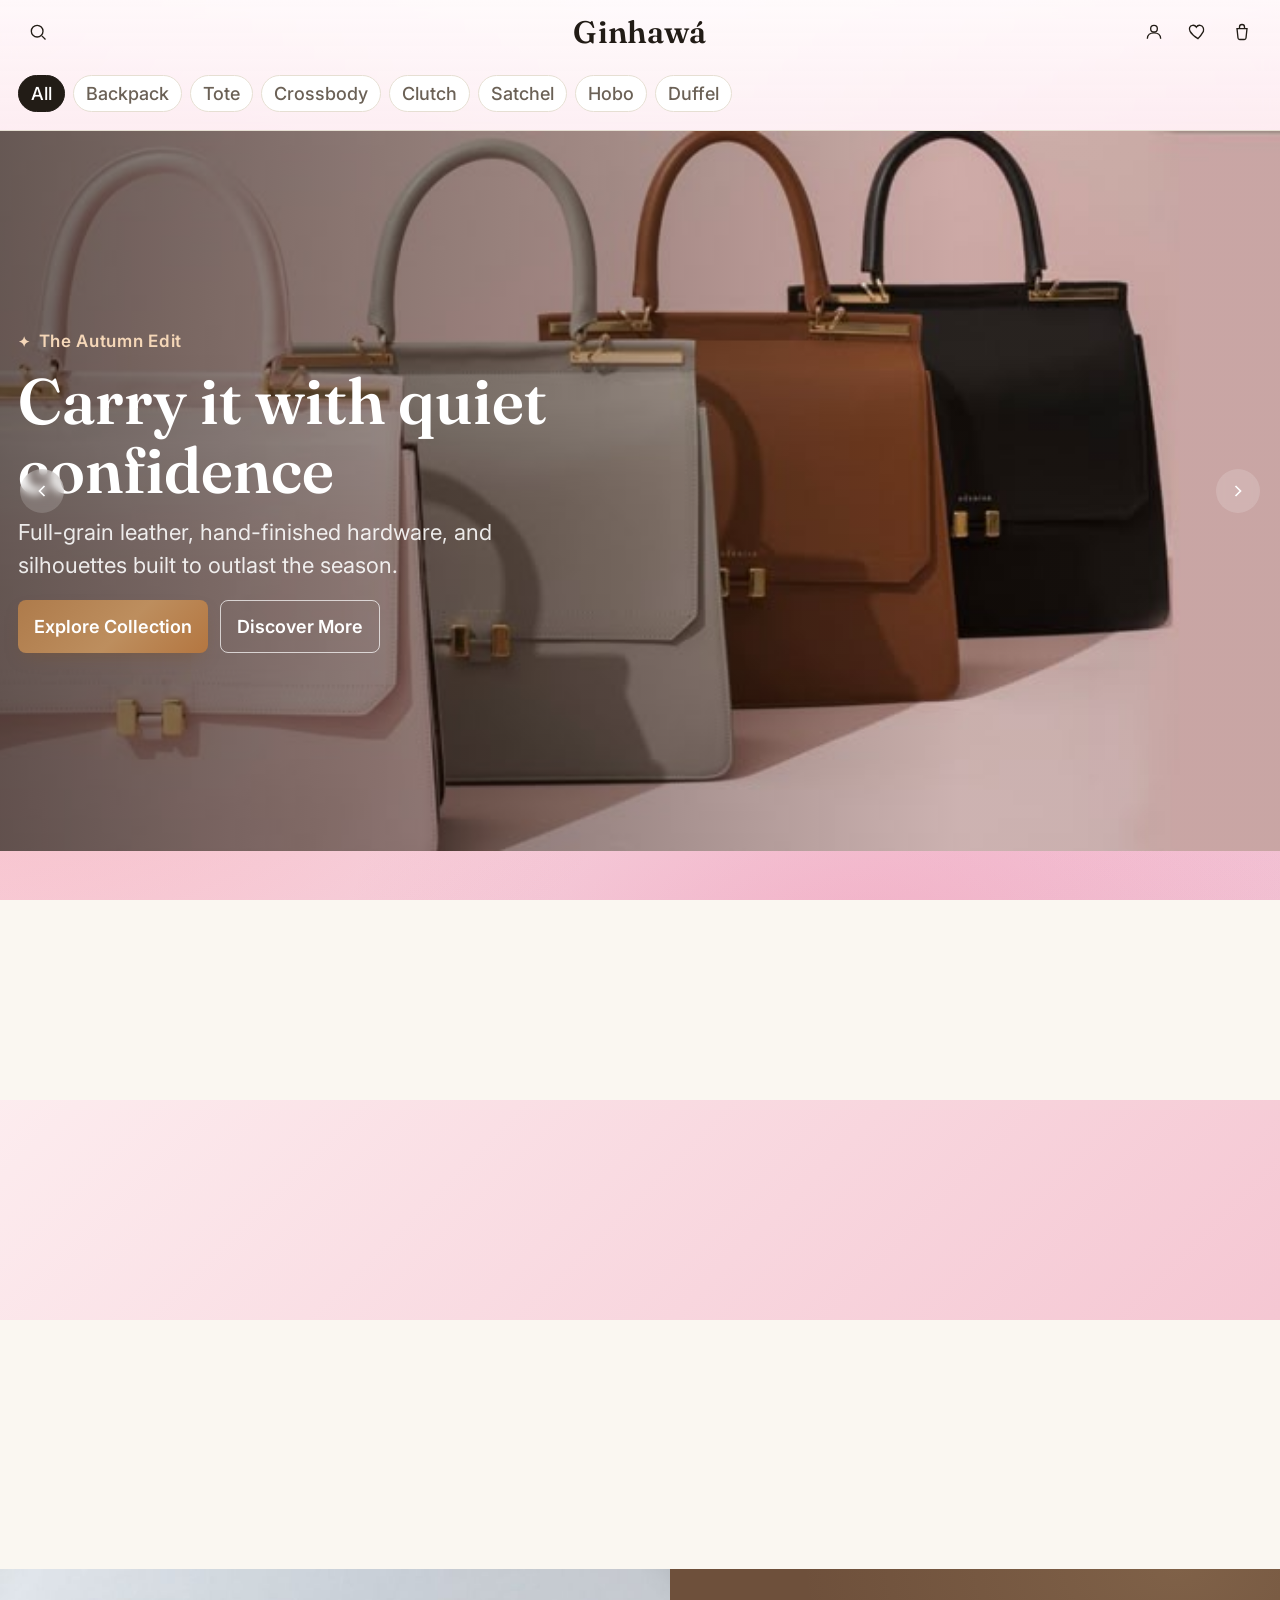
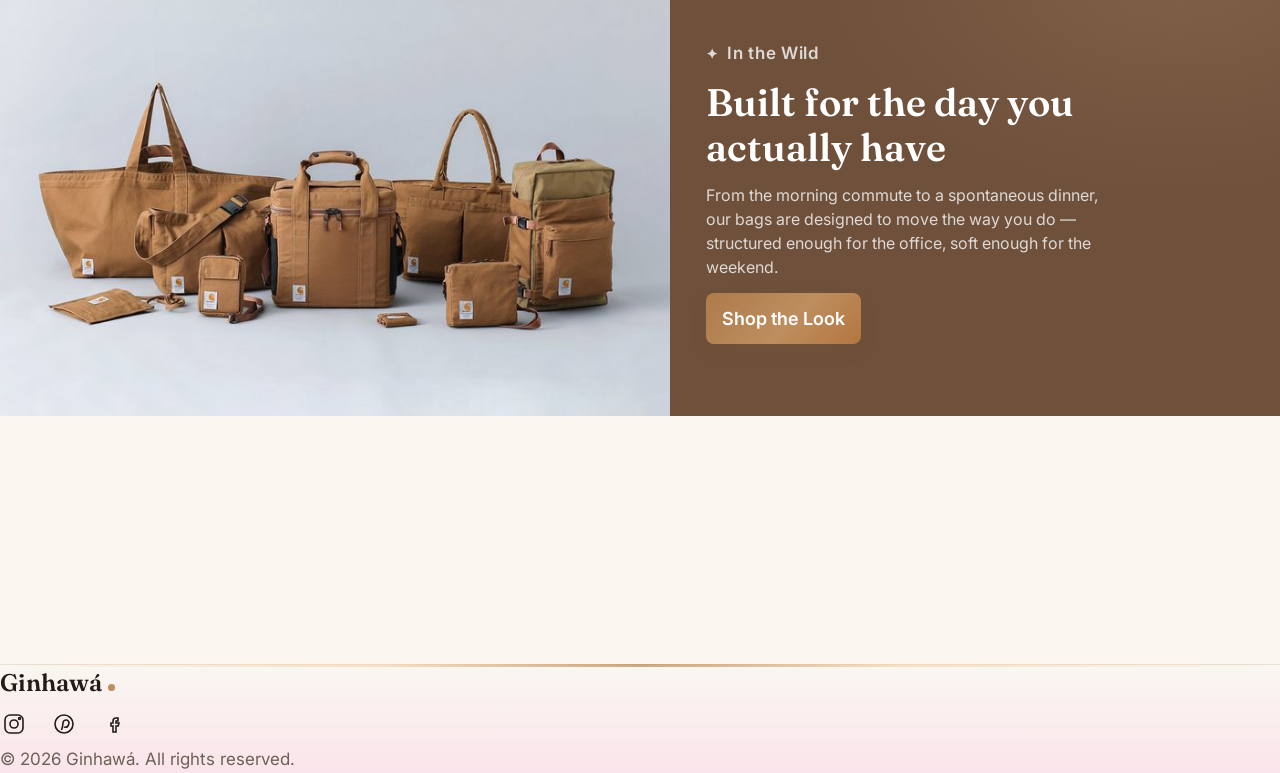
<file: Index.html>
<!DOCTYPE html>
<html lang="en">
<head>
  <meta charset="UTF-8" />
  <meta name="viewport" content="width=device-width, initial-scale=1.0" />
  <title>Ginhawá — Premium Bags</title>

  <!-- Google Fonts: Fraunces for headings/brand, Inter for UI & body -->
  <link rel="preconnect" href="https://fonts.googleapis.com">
  <link rel="preconnect" href="https://fonts.gstatic.com" crossorigin>
  <link href="https://fonts.googleapis.com/css2?family=Fraunces:opsz,wght@9..144,400;9..144,500;9..144,600;9..144,700&family=Inter:wght@400;500;600;700&display=swap" rel="stylesheet">

  <link rel="stylesheet" href="Style.css" />
</head>
<body>

  <!-- Toast notifications (success / error messages) -->
  <div class="toast-container" id="toastContainer" aria-live="polite" aria-atomic="true"></div>

  <!-- =========================================================
       HEADER — persistent across every view
       ========================================================= -->
  <header class="site-header" id="siteHeader">
    <div class="header-inner">

      <div class="header-side header-left">
        <button class="icon-btn search-gap" id="searchToggleBtn" aria-label="Search" aria-expanded="false" aria-controls="searchBar">
          <svg viewBox="0 0 24 24" fill="none" stroke="currentColor" stroke-width="1.6"><circle cx="11" cy="11" r="7"/><line x1="21" y1="21" x2="16.65" y2="16.65"/></svg>
        </button>
      </div>

      <a href="#home" class="brand" id="brandLink" aria-label="Ginhawá">Ginhawá</a>

      <div class="header-side header-right">
        <button class="icon-btn" aria-label="Account" id="accountBtn">
          <svg viewBox="0 0 24 24" fill="none" stroke="currentColor" stroke-width="1.6"><circle cx="12" cy="8" r="4"/><path d="M4 20c0-4.4 3.6-7 8-7s8 2.6 8 7"/></svg>
        </button>
        <button class="icon-btn" aria-label="Wishlist" id="wishlistBtn">
          <svg viewBox="0 0 24 24" fill="none" stroke="currentColor" stroke-width="1.6"><path d="M12 20s-7-4.35-9.5-8.8C.7 8 2 4.5 5.4 4c2-.3 3.7.7 4.6 2.2C10.9 4.7 12.6 3.7 14.6 4c3.4.5 4.7 4 3.9 7.2C16 15.65 12 20 12 20Z"/></svg>
          <span class="badge" id="wishlistCount" data-zero>0</span>
        </button>
        <button class="icon-btn" aria-label="Cart" id="cartBtn">
          <svg viewBox="0 0 24 24" fill="none" stroke="currentColor" stroke-width="1.6"><path d="M6 8h12l-1.2 11.2a2 2 0 0 1-2 1.8H9.2a2 2 0 0 1-2-1.8L6 8Z"/><path d="M9 8V6a3 3 0 0 1 6 0v2"/></svg>
          <span class="badge" id="cartCount" data-zero>0</span>
        </button>
      </div>
    </div>

    <!-- Functional search bar -->
    <div class="search-bar" id="searchBar">
      <div class="search-bar-inner">
        <svg viewBox="0 0 24 24" fill="none" stroke="currentColor" stroke-width="1.6"><circle cx="11" cy="11" r="7"/><line x1="21" y1="21" x2="16.65" y2="16.65"/></svg>
        <input type="text" id="searchInput" placeholder="Search bags, categories, or styles…" aria-label="Search products" />
        <button class="search-clear" id="searchClear" aria-label="Clear search" hidden>&times;</button>
      </div>
      <p class="search-hint" id="searchHint"></p>
    </div>

    <!-- Category navigation — controls the Shop view's filter from anywhere -->
    <nav class="category-nav" aria-label="Bag categories">
      <ul class="category-list" id="categoryList">
        <li><button class="cat-pill is-active" data-category="all">All</button></li>
        <li><button class="cat-pill" data-category="Backpack">Backpack</button></li>
        <li><button class="cat-pill" data-category="Tote">Tote</button></li>
        <li><button class="cat-pill" data-category="Crossbody">Crossbody</button></li>
        <li><button class="cat-pill" data-category="Clutch">Clutch</button></li>
        <li><button class="cat-pill" data-category="Satchel">Satchel</button></li>
        <li><button class="cat-pill" data-category="Hobo">Hobo</button></li>
        <li><button class="cat-pill" data-category="Duffel">Duffel</button></li>
      </ul>
    </nav>
  </header>

  <main>

    <!-- =========================================================
         HOME VIEW — hero, curated showcases (unchanged design)
         ========================================================= -->
    <section class="view is-active" id="view-home">

      <section class="hero" id="hero">
        <div class="hero-slides" id="heroSlides">

          <div class="hero-slide is-active" style="background-image:url('photos/ad.jpg')">
            <div class="hero-overlay"></div>
            <div class="hero-content">
              <p class="hero-kicker">The Autumn Edit</p>
              <h1>Carry it with quiet confidence</h1>
              <p class="hero-copy">Full-grain leather, hand-finished hardware, and silhouettes built to outlast the season.</p>
              <div class="hero-actions">
                <a href="#shop" class="btn btn-primary" data-nav="shop">Explore Collection</a>
                <a href="#lifestyle-anchor" class="btn btn-ghost">Discover More</a>
              </div>
            </div>
          </div>

          <div class="hero-slide" style="background-image:url('photos/ad bp.jpg')">
            <div class="hero-overlay"></div>
            <div class="hero-content">
              <p class="hero-kicker">Everyday Carry</p>
              <h1>Backpacks made for motion</h1>
              <p class="hero-copy">Padded, weatherproof, and cut for city commutes or weekend trails.</p>
              <div class="hero-actions">
                <a href="#shop" class="btn btn-primary" data-nav="shop">Explore Collection</a>
                <a href="#lifestyle-anchor" class="btn btn-ghost">Discover More</a>
              </div>
            </div>
          </div>

          <div class="hero-slide" style="background-image:url('photos/ad duff.jpg')">
            <div class="hero-overlay"></div>
            <div class="hero-content">
              <p class="hero-kicker">Weekend Away</p>
              <h1>Travel light, arrive elegant</h1>
              <p class="hero-copy">Duffels and totes roomy enough for a long weekend, light enough to forget you're carrying them.</p>
              <div class="hero-actions">
                <a href="#shop" class="btn btn-primary" data-nav="shop">Explore Collection</a>
                <a href="#lifestyle-anchor" class="btn btn-ghost">Discover More</a>
              </div>
            </div>
          </div>

        </div>

        <button class="hero-arrow hero-arrow-prev" id="heroPrev" aria-label="Previous slide">
          <svg viewBox="0 0 24 24" fill="none" stroke="currentColor" stroke-width="2"><path d="M15 18l-6-6 6-6"/></svg>
        </button>
        <button class="hero-arrow hero-arrow-next" id="heroNext" aria-label="Next slide">
          <svg viewBox="0 0 24 24" fill="none" stroke="currentColor" stroke-width="2"><path d="M9 18l6-6-6-6"/></svg>
        </button>
        <div class="hero-dots" id="heroDots"></div>
      </section>

      <section class="section" id="featured">
        <div class="section-head">
          <h2>Featured Bags</h2>
          <p>A short list of what we'd carry ourselves this month.</p>
        </div>
        <div class="product-grid" id="featuredGrid"></div>
      </section>

      <section class="section section-muted" id="popular-categories">
        <div class="section-head">
          <h2>Popular Categories</h2>
          <p>Find your shape, then find your favorite.</p>
        </div>
        <div class="category-grid" id="categoryGrid"></div>
      </section>

      <section class="section" id="new-arrivals">
        <div class="section-head">
          <h2>New Arrivals</h2>
          <p>Fresh off the workbench.</p>
        </div>
        <div class="product-grid" id="newArrivalsGrid"></div>
      </section>

      <span id="lifestyle-anchor"></span>
      <section class="lifestyle" id="lifestyle">
        <div class="lifestyle-media">
          <img src="photos/ril.jpg" alt="Model walking with a tan leather tote bag over one shoulder" loading="lazy" />
        </div>
        <div class="lifestyle-copy">
          <p class="hero-kicker">In the Wild</p>
          <h2>Built for the day you actually have</h2>
          <p>From the morning commute to a spontaneous dinner, our bags are designed to move the way you do — structured enough for the office, soft enough for the weekend.</p>
          <a href="#shop" class="btn btn-primary" data-nav="shop">Shop the Look</a>
        </div>
      </section>

      <section class="section" id="best-sellers">
        <div class="section-head">
          <h2>Best-Selling Styles</h2>
          <p>Loved on repeat by our customers.</p>
        </div>
        <div class="product-grid" id="bestSellersGrid"></div>
      </section>
    </section>

    <!-- =========================================================
         SHOP VIEW — full catalog with search, filter, sort
         ========================================================= -->
    <section class="view" id="view-shop">
      <div class="view-header">
        <h1 id="shopTitle">Shop All Bags</h1>
        <p id="shopMeta">Showing every style.</p>
      </div>
      <div class="shop-controls">
        <p class="shop-active-filter" id="shopActiveFilter"></p>
        <label class="sort-field">
          <span>Sort by</span>
          <select id="sortSelect">
            <option value="featured">Featured</option>
            <option value="price-asc">Price: Low to High</option>
            <option value="price-desc">Price: High to Low</option>
            <option value="rating">Top Rated</option>
            <option value="newest">Newest</option>
          </select>
        </label>
      </div>
      <div class="product-grid" id="shopGrid"></div>
      <div class="empty-state" id="shopEmpty" hidden>
        <p>No bags match your search.</p>
        <button class="btn btn-primary" id="shopResetBtn">Clear filters</button>
      </div>
    </section>

    <!-- =========================================================
         CART VIEW
         ========================================================= -->
    <section class="view" id="view-cart">
      <div class="view-header"><h1>Your Cart</h1></div>
      <div class="cart-layout" id="cartLayout">
        <div class="cart-items" id="cartItems"></div>
        <aside class="summary-card" id="cartSummary">
          <h2>Order Summary</h2>
          <div class="summary-row"><span>Subtotal</span><span id="cartSubtotal">$0</span></div>
          <div class="summary-row"><span>Shipping</span><span id="cartShipping">$0</span></div>
          <p class="summary-note" id="cartShippingNote"></p>
          <div class="summary-row summary-total"><span>Total</span><span id="cartTotal">$0</span></div>
          <button class="btn btn-primary btn-block" id="checkoutBtn">Proceed to Checkout</button>
          <a href="#shop" class="btn btn-ghost-dark btn-block" data-nav="shop">Continue Shopping</a>
        </aside>
      </div>
      <div class="empty-state" id="cartEmpty" hidden>
        <p>Your cart is empty.</p>
        <a href="#shop" class="btn btn-primary" data-nav="shop">Start Shopping</a>
      </div>
    </section>

    <!-- =========================================================
         WISHLIST VIEW
         ========================================================= -->
    <section class="view" id="view-wishlist">
      <div class="view-header"><h1>Your Wishlist</h1></div>
      <div class="product-grid" id="wishlistGrid"></div>
      <div class="empty-state" id="wishlistEmpty" hidden>
        <p>Nothing saved yet. Tap the heart on any bag to save it here.</p>
        <a href="#shop" class="btn btn-primary" data-nav="shop">Browse Bags</a>
      </div>
    </section>

    <!-- =========================================================
         LOGIN VIEW
         ========================================================= -->
    <section class="view" id="view-login">
      <div class="auth-card">
        <h1>Welcome back</h1>
        <p class="auth-sub">Log in to check out, and view your order history.</p>
        <form id="loginForm" novalidate>
          <div class="field">
            <label for="loginEmail">Email</label>
            <input type="email" id="loginEmail" autocomplete="email" required />
            <p class="field-error" id="loginEmailError"></p>
          </div>
          <div class="field">
            <label for="loginPassword">Password</label>
            <input type="password" id="loginPassword" autocomplete="current-password" required />
            <p class="field-error" id="loginPasswordError"></p>
          </div>
          <button type="submit" class="btn btn-primary btn-block" id="loginSubmitBtn">
            <span class="btn-label">Log In</span>
          </button>
        </form>
        <p class="auth-switch">New here? <a href="#register" data-nav="register">Create an account</a></p>
      </div>
    </section>

    <!-- =========================================================
         REGISTER VIEW
         ========================================================= -->
    <section class="view" id="view-register">
      <div class="auth-card">
        <h1>Create your account</h1>
        <p class="auth-sub">Save a wishlist, check out faster, and track orders.</p>
        <form id="registerForm" novalidate>
          <div class="field">
            <label for="registerName">Full name</label>
            <input type="text" id="registerName" autocomplete="name" required />
            <p class="field-error" id="registerNameError"></p>
          </div>
          <div class="field">
            <label for="registerEmail">Email</label>
            <input type="email" id="registerEmail" autocomplete="email" required />
            <p class="field-error" id="registerEmailError"></p>
          </div>
          <div class="field">
            <label for="registerPassword">Password</label>
            <input type="password" id="registerPassword" autocomplete="new-password" required />
            <p class="field-error" id="registerPasswordError"></p>
          </div>
          <div class="field">
            <label for="registerConfirm">Confirm password</label>
            <input type="password" id="registerConfirm" autocomplete="new-password" required />
            <p class="field-error" id="registerConfirmError"></p>
          </div>
          <button type="submit" class="btn btn-primary btn-block" id="registerSubmitBtn">
            <span class="btn-label">Create Account</span>
          </button>
        </form>
        <p class="auth-switch">Already have an account? <a href="#login" data-nav="login">Log in</a></p>
      </div>
    </section>

    <!-- =========================================================
         ACCOUNT VIEW
         ========================================================= -->
    <section class="view" id="view-account">
      <div class="view-header"><h1>My Account</h1></div>
      <div class="account-layout">
        <div class="account-card" id="accountInfo"></div>
        <div class="account-actions">
          <a href="#orders" class="btn btn-ghost-dark btn-block" data-nav="orders">View Order History</a>
          <button class="btn btn-primary btn-block" id="logoutBtn">Log Out</button>
        </div>
      </div>
    </section>

    <!-- =========================================================
         CHECKOUT VIEW — Shipping → Payment → Review
         ========================================================= -->
    <section class="view" id="view-checkout">
      <div class="view-header"><h1>Checkout</h1></div>

      <ol class="step-indicator" id="stepIndicator">
        <li class="step is-active" data-step="shipping"><span class="step-num">1</span>Shipping</li>
        <li class="step" data-step="payment"><span class="step-num">2</span>Payment</li>
        <li class="step" data-step="review"><span class="step-num">3</span>Review</li>
      </ol>

      <div class="checkout-layout">
        <div class="checkout-form-area">

          <form class="checkout-step is-active" id="stepShipping" novalidate>
            <h2>Shipping Information</h2>
            <div class="field">
              <label for="shipFullName">Full name</label>
              <input type="text" id="shipFullName" required />
              <p class="field-error" id="shipFullNameError"></p>
            </div>
            <div class="form-row">
              <div class="field">
                <label for="shipEmail">Email</label>
                <input type="email" id="shipEmail" required />
                <p class="field-error" id="shipEmailError"></p>
              </div>
              <div class="field">
                <label for="shipPhone">Phone</label>
                <input type="tel" id="shipPhone" required />
                <p class="field-error" id="shipPhoneError"></p>
              </div>
            </div>
            <div class="field">
              <label for="shipAddress">Address</label>
              <input type="text" id="shipAddress" required />
              <p class="field-error" id="shipAddressError"></p>
            </div>
            <div class="form-row form-row-3">
              <div class="field">
                <label for="shipCity">City</label>
                <input type="text" id="shipCity" required />
                <p class="field-error" id="shipCityError"></p>
              </div>
              <div class="field">
                <label for="shipState">State / Province</label>
                <input type="text" id="shipState" required />
                <p class="field-error" id="shipStateError"></p>
              </div>
              <div class="field">
                <label for="shipZip">Postal code</label>
                <input type="text" id="shipZip" required />
                <p class="field-error" id="shipZipError"></p>
              </div>
            </div>
            <div class="field">
              <label for="shipCountry">Country</label>
              <select id="shipCountry" required>
                <option value="">Select a country</option>
                <option>United States</option>
                <option>Canada</option>
                <option>United Kingdom</option>
                <option>Philippines</option>
                <option>Australia</option>
                <option>Other</option>
              </select>
              <p class="field-error" id="shipCountryError"></p>
            </div>
            <div class="checkout-step-actions">
              <a href="#cart" class="btn btn-ghost-dark" data-nav="cart">Back to Cart</a>
              <button type="submit" class="btn btn-primary">Continue to Payment</button>
            </div>
          </form>

          <form class="checkout-step" id="stepPayment" novalidate>
            <h2>Payment Method</h2>
            <div class="payment-options" id="paymentOptions">
              <label class="payment-option is-active">
                <input type="radio" name="paymentMethod" value="card" checked />
                <span class="payment-option-label">Credit / Debit Card</span>
              </label>
              <label class="payment-option">
                <input type="radio" name="paymentMethod" value="paypal" />
                <span class="payment-option-label">PayPal</span>
              </label>
              <label class="payment-option">
                <input type="radio" name="paymentMethod" value="cod" />
                <span class="payment-option-label">Cash on Delivery</span>
              </label>
            </div>

            <div id="cardFields">
              <div class="field">
                <label for="cardName">Name on card</label>
                <input type="text" id="cardName" />
                <p class="field-error" id="cardNameError"></p>
              </div>
              <div class="field">
                <label for="cardNumber">Card number</label>
                <input type="text" id="cardNumber" inputmode="numeric" placeholder="1234 5678 9012 3456" maxlength="19" />
                <p class="field-error" id="cardNumberError"></p>
              </div>
              <div class="form-row">
                <div class="field">
                  <label for="cardExpiry">Expiry (MM/YY)</label>
                  <input type="text" id="cardExpiry" placeholder="MM/YY" maxlength="5" />
                  <p class="field-error" id="cardExpiryError"></p>
                </div>
                <div class="field">
                  <label for="cardCvc">CVC</label>
                  <input type="text" id="cardCvc" inputmode="numeric" maxlength="4" />
                  <p class="field-error" id="cardCvcError"></p>
                </div>
              </div>
            </div>

            <div class="checkout-step-actions">
              <button type="button" class="btn btn-ghost-dark" data-checkout-back="shipping">Back</button>
              <button type="submit" class="btn btn-primary">Review Order</button>
            </div>
          </form>

          <div class="checkout-step" id="stepReview">
            <h2>Review Your Order</h2>
            <div id="reviewShipping" class="review-block"></div>
            <div id="reviewPayment" class="review-block"></div>
            <div id="reviewItems" class="review-block"></div>
            <div class="checkout-step-actions">
              <button type="button" class="btn btn-ghost-dark" data-checkout-back="payment">Back</button>
              <button type="button" class="btn btn-primary" id="placeOrderBtn">
                <span class="btn-label">Place Order</span>
              </button>
            </div>
          </div>

        </div>

        <aside class="summary-card" id="checkoutSummary">
          <h2>Order Summary</h2>
          <div id="checkoutSummaryItems"></div>
          <div class="summary-row"><span>Subtotal</span><span id="checkoutSubtotal">$0</span></div>
          <div class="summary-row"><span>Shipping</span><span id="checkoutShipping">$0</span></div>
          <div class="summary-row summary-total"><span>Total</span><span id="checkoutTotal">$0</span></div>
        </aside>
      </div>
    </section>

    <!-- =========================================================
         CONFIRMATION VIEW
         ========================================================= -->
    <section class="view" id="view-confirmation">
      <div class="confirmation-card" id="confirmationContent"></div>
    </section>

    <!-- =========================================================
         ORDERS VIEW
         ========================================================= -->
    <section class="view" id="view-orders">
      <div class="view-header"><h1>Order History</h1></div>
      <div class="orders-list" id="ordersList"></div>
      <div class="empty-state" id="ordersEmpty" hidden>
        <p>No orders yet. Once you check out, your orders will appear here.</p>
        <a href="#shop" class="btn btn-primary" data-nav="shop">Start Shopping</a>
      </div>
    </section>

  </main>

  <!-- =========================================================
       FOOTER — minimal
       ========================================================= -->
  <footer class="site-footer">
    <div class="footer-inner">
      <span class="footer-brand">Ginhawá</span>
      <div class="footer-socials">
        <a href="https://www.instagram.com/" class="icon-btn" aria-label="Instagram" target="_blank" rel="noopener noreferrer">
          <svg viewBox="0 0 24 24" fill="none" stroke="currentColor" stroke-width="1.6"><rect x="3" y="3" width="18" height="18" rx="5"/><circle cx="12" cy="12" r="4"/><circle cx="17.5" cy="6.5" r="1"/></svg>
        </a>
        <a href="https://www.pinterest.com/" class="icon-btn" aria-label="Pinterest" target="_blank" rel="noopener noreferrer">
          <svg viewBox="0 0 24 24" fill="none" stroke="currentColor" stroke-width="1.6"><circle cx="12" cy="12" r="9"/><path d="M9.5 18c1-3 1.5-5.4 1.5-7a3 3 0 1 1 5.7 1.3c-.4 1.7-1.7 3-3.2 3-.7 0-1.2-.3-1.4-.7"/></svg>
        </a>
        <a href="https://www.facebook.com/" class="icon-btn" aria-label="Facebook" target="_blank" rel="noopener noreferrer">
          <svg viewBox="0 0 24 24" fill="none" stroke="currentColor" stroke-width="1.6"><path d="M14 9h2V6h-2a3 3 0 0 0-3 3v2H9v3h2v6h3v-6h2.2l.8-3H14V9Z"/></svg>
        </a>
      </div>
      <span class="footer-copy">&copy; 2026 Ginhawá. All rights reserved.</span>
    </div>
  </footer>

  <!-- Floating back-to-top button -->
  <button class="back-to-top" id="backToTop" aria-label="Back to top">
    <svg viewBox="0 0 24 24" fill="none" stroke="currentColor" stroke-width="2"><path d="M12 19V5"/><path d="M5 12l7-7 7 7"/></svg>
  </button>

  <!-- =========================================================
       PRODUCT QUICK-VIEW MODAL
       ========================================================= -->
  <div class="modal-overlay" id="productModal" hidden>
    <div class="modal product-modal" role="dialog" aria-modal="true" aria-labelledby="modalProductName">
      <button class="modal-close" id="modalCloseBtn" aria-label="Close product details">&times;</button>
      <div class="modal-body" id="modalBody"><!-- injected by script.js --></div>
    </div>
  </div>

  <script src="Script.js"></script>
</body>
</html>
</file>
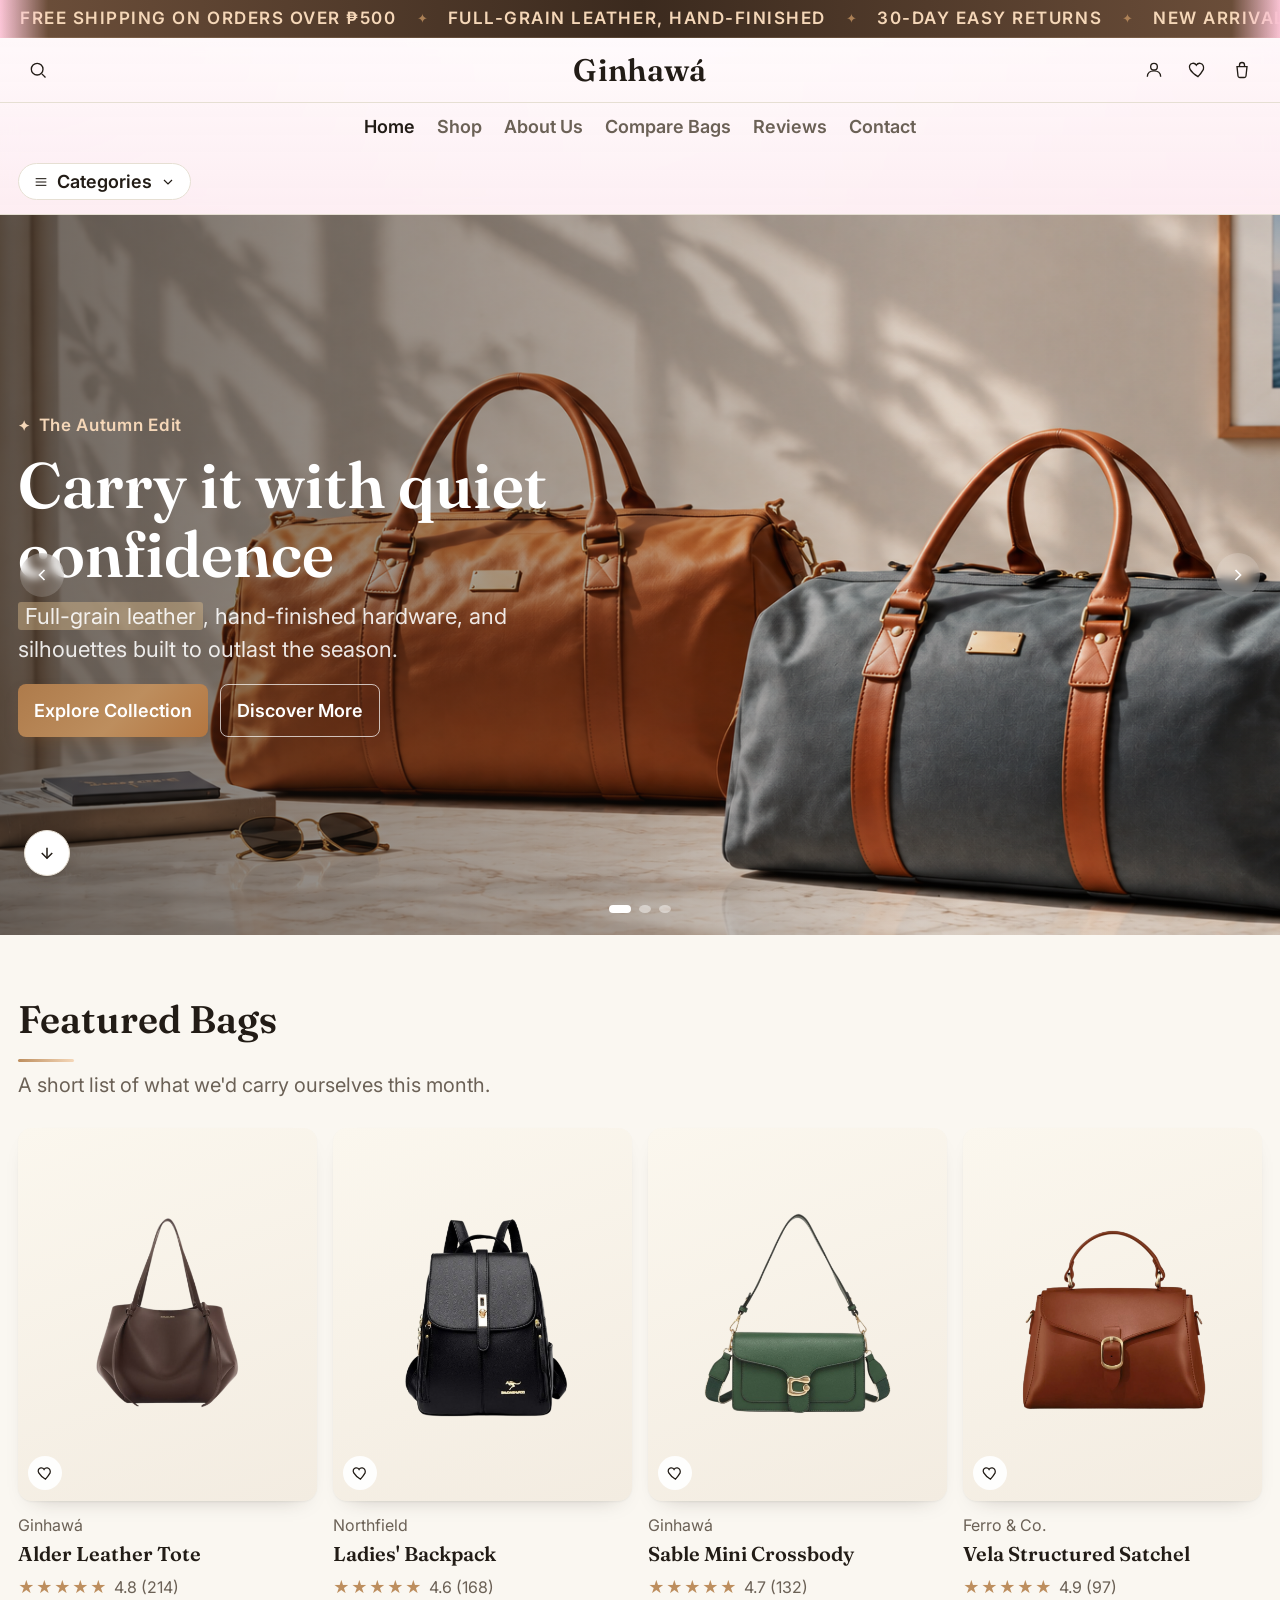
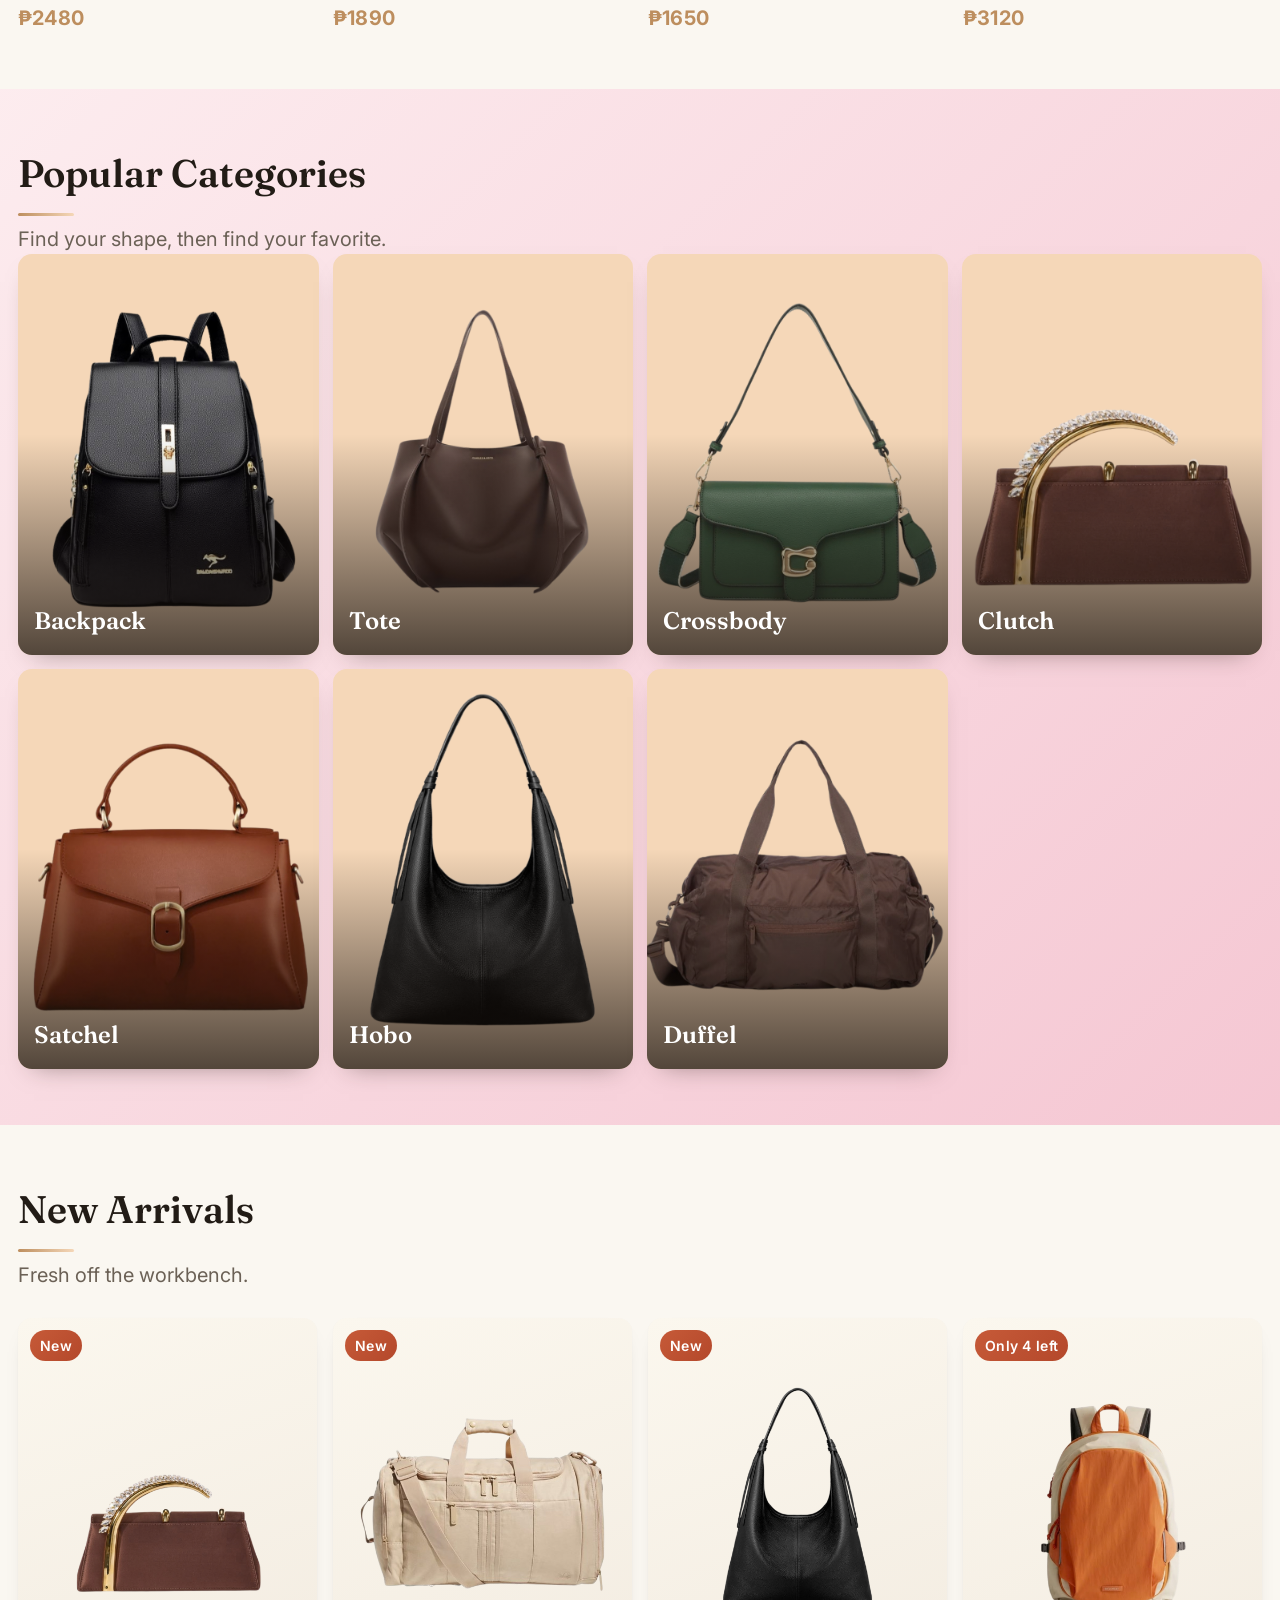
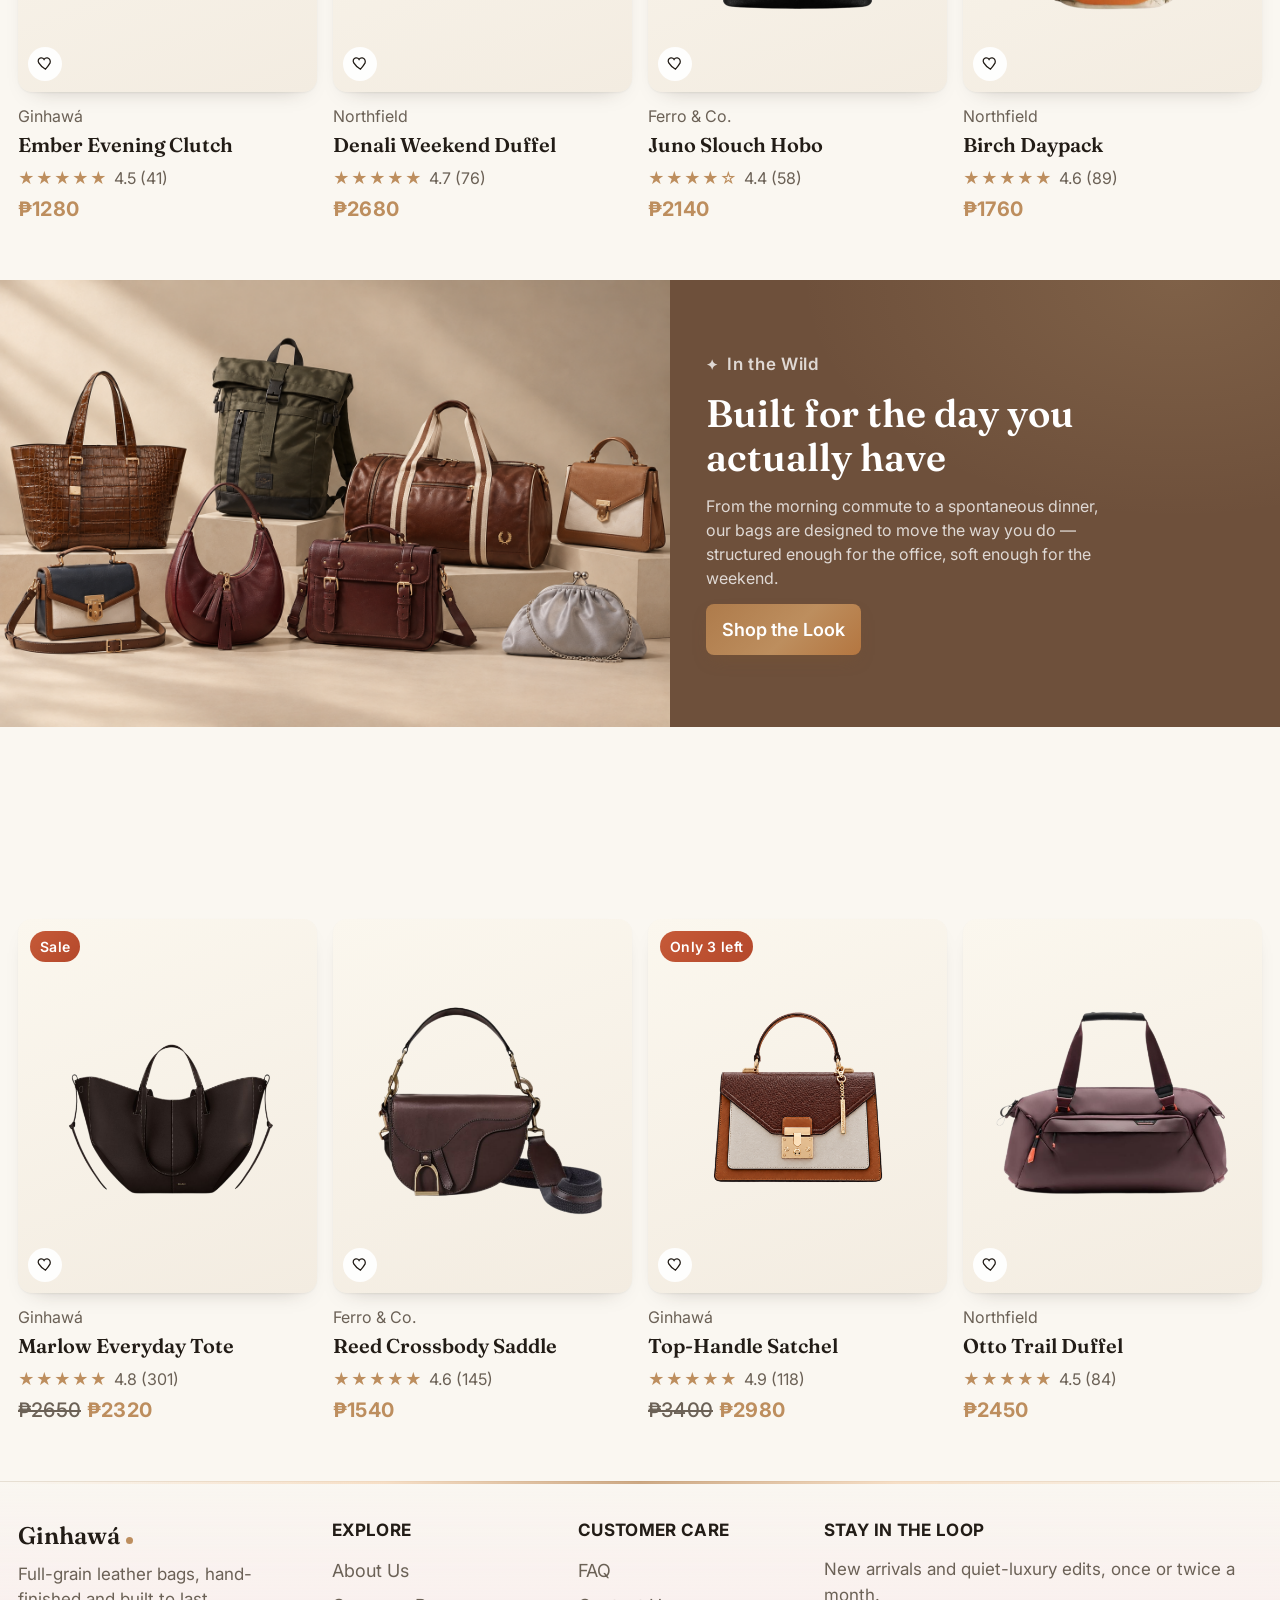
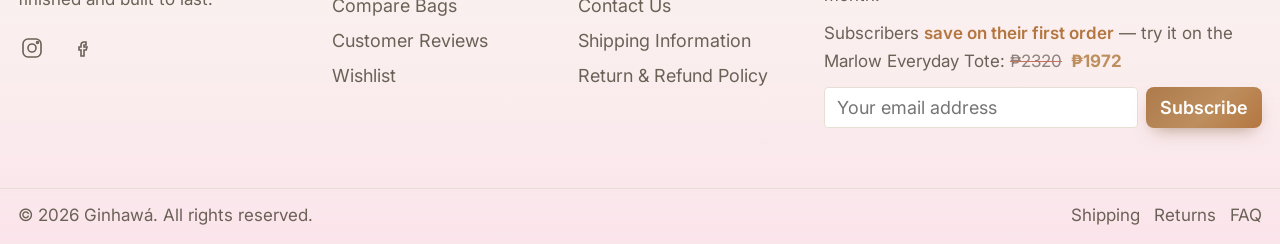
<file: index.html>
<!DOCTYPE html>
<html lang="en">
<head>
  <meta charset="UTF-8" />
  <meta name="viewport" content="width=device-width, initial-scale=1.0" />
  <title>Ginhawá — Premium Bags</title>

  <!-- Google Fonts: Fraunces for headings/brand, Inter for UI & body -->
  <link rel="preconnect" href="https://fonts.googleapis.com">
  <link rel="preconnect" href="https://fonts.gstatic.com" crossorigin>
  <link href="https://fonts.googleapis.com/css2?family=Fraunces:opsz,wght@9..144,400;9..144,500;9..144,600;9..144,700&family=Inter:wght@400;500;600;700&display=swap" rel="stylesheet">

  <link rel="stylesheet" href="Style.css" />
</head>
<body>

  <!-- Toast notifications (success / error messages) -->
  <div class="toast-container" id="toastContainer" aria-live="polite" aria-atomic="true"></div>

  <!-- =========================================================
       PROMO MARQUEE — scrolling announcement banner
       ========================================================= -->
  <div class="promo-marquee" id="promoMarquee" role="region" aria-label="Store promotions">
    <div class="promo-marquee-track-wrap">
      <div class="promo-marquee-track">
        <span class="promo-marquee-item">Free Shipping on Orders Over &#8369;500</span>
        <span class="promo-marquee-sep" aria-hidden="true">&#10022;</span>
        <span class="promo-marquee-item">Full-Grain Leather, Hand-Finished</span>
        <span class="promo-marquee-sep" aria-hidden="true">&#10022;</span>
        <span class="promo-marquee-item">30-Day Easy Returns</span>
        <span class="promo-marquee-sep" aria-hidden="true">&#10022;</span>
        <span class="promo-marquee-item">New Arrivals Every Month</span>
        <span class="promo-marquee-sep" aria-hidden="true">&#10022;</span>
      </div>
      <div class="promo-marquee-track" aria-hidden="true">
        <span class="promo-marquee-item">Free Shipping on Orders Over &#8369;500</span>
        <span class="promo-marquee-sep" aria-hidden="true">&#10022;</span>
        <span class="promo-marquee-item">Full-Grain Leather, Hand-Finished</span>
        <span class="promo-marquee-sep" aria-hidden="true">&#10022;</span>
        <span class="promo-marquee-item">30-Day Easy Returns</span>
        <span class="promo-marquee-sep" aria-hidden="true">&#10022;</span>
        <span class="promo-marquee-item">New Arrivals Every Month</span>
        <span class="promo-marquee-sep" aria-hidden="true">&#10022;</span>
      </div>
    </div>
  </div>

  <!-- =========================================================
       HEADER — persistent across every view
       ========================================================= -->
  <header class="site-header" id="siteHeader">
    <div class="header-inner">

      <div class="header-side header-left">
        <button class="icon-btn hamburger-btn" id="hamburgerBtn" aria-label="Open menu" aria-expanded="false" aria-controls="primaryNav">
          <svg viewBox="0 0 24 24" fill="none" stroke="currentColor" stroke-width="1.6"><line x1="4" y1="7" x2="20" y2="7"/><line x1="4" y1="12" x2="20" y2="12"/><line x1="4" y1="17" x2="20" y2="17"/></svg>
        </button>
        <button class="icon-btn search-gap" id="searchToggleBtn" aria-label="Search" aria-expanded="false" aria-controls="searchBar">
          <svg viewBox="0 0 24 24" fill="none" stroke="currentColor" stroke-width="1.6"><circle cx="11" cy="11" r="7"/><line x1="21" y1="21" x2="16.65" y2="16.65"/></svg>
        </button>
      </div>

      <a href="#home" class="brand" id="brandLink" aria-label="Ginhawá">Ginhawá</a>

      <div class="header-side header-right">
        <button class="icon-btn" aria-label="Account" id="accountBtn">
          <svg viewBox="0 0 24 24" fill="none" stroke="currentColor" stroke-width="1.6"><circle cx="12" cy="8" r="4"/><path d="M4 20c0-4.4 3.6-7 8-7s8 2.6 8 7"/></svg>
        </button>
        <button class="icon-btn" aria-label="Wishlist" id="wishlistBtn">
          <svg viewBox="0 0 24 24" fill="none" stroke="currentColor" stroke-width="1.6"><path d="M12 20s-7-4.35-9.5-8.8C.7 8 2 4.5 5.4 4c2-.3 3.7.7 4.6 2.2C10.9 4.7 12.6 3.7 14.6 4c3.4.5 4.7 4 3.9 7.2C16 15.65 12 20 12 20Z"/></svg>
          <span class="badge" id="wishlistCount" data-zero>0</span>
        </button>
        <button class="icon-btn" aria-label="Cart" id="cartBtn">
          <svg viewBox="0 0 24 24" fill="none" stroke="currentColor" stroke-width="1.6"><path d="M6 8h12l-1.2 11.2a2 2 0 0 1-2 1.8H9.2a2 2 0 0 1-2-1.8L6 8Z"/><path d="M9 8V6a3 3 0 0 1 6 0v2"/></svg>
          <span class="badge" id="cartCount" data-zero>0</span>
        </button>
      </div>
    </div>

    <!-- Primary navigation — horizontal row on desktop, collapsible drawer on mobile/tablet -->
    <nav class="primary-nav" id="primaryNav" aria-label="Primary">
      <a href="#home">Home</a>
      <a href="#shop">Shop</a>
      <a href="#about">About Us</a>
      <a href="#compare">Compare Bags</a>
      <a href="#reviews">Reviews</a>
      <a href="#contact">Contact</a>
    </nav>

    <!-- Functional search bar -->
    <div class="search-bar" id="searchBar">
      <div class="search-bar-inner">
        <svg viewBox="0 0 24 24" fill="none" stroke="currentColor" stroke-width="1.6"><circle cx="11" cy="11" r="7"/><line x1="21" y1="21" x2="16.65" y2="16.65"/></svg>
        <input type="text" id="searchInput" autocomplete="off" placeholder="Search bags, categories, or styles…" aria-label="Search products" />
        <button class="search-clear" id="searchClear" aria-label="Clear search" hidden>&times;</button>
      </div>
      <p class="search-hint" id="searchHint"></p>
    </div>

    <!-- Category navigation — a single toggle reveals the category pills -->
    <nav class="category-nav" aria-label="Bag categories">
      <button class="categories-toggle" id="categoriesToggle" type="button" aria-expanded="false" aria-controls="categoryPanel">
        <svg viewBox="0 0 24 24" fill="none" stroke="currentColor" stroke-width="1.6"><line x1="4" y1="7" x2="20" y2="7"/><line x1="4" y1="12" x2="20" y2="12"/><line x1="4" y1="17" x2="20" y2="17"/></svg>
        <span>Categories</span>
        <svg class="categories-toggle-chevron" viewBox="0 0 24 24" fill="none" stroke="currentColor" stroke-width="1.8"><path d="M6 9l6 6 6-6"/></svg>
      </button>
      <div class="category-panel" id="categoryPanel">
        <ul class="category-list" id="categoryList">
          <li><button class="cat-pill is-active" data-category="all">All</button></li>
          <li><button class="cat-pill" data-category="Backpack">Backpack</button></li>
          <li><button class="cat-pill" data-category="Tote">Tote</button></li>
          <li><button class="cat-pill" data-category="Crossbody">Crossbody</button></li>
          <li><button class="cat-pill" data-category="Clutch">Clutch</button></li>
          <li><button class="cat-pill" data-category="Satchel">Satchel</button></li>
          <li><button class="cat-pill" data-category="Hobo">Hobo</button></li>
          <li><button class="cat-pill" data-category="Duffel">Duffel</button></li>
        </ul>
      </div>
    </nav>
  </header>

  <!-- Small "Back to Home" wayfinding bar — shown on every non-home view -->
  <div class="back-home-bar" id="backHomeBar" hidden>
    <div class="back-home-inner">
      <a href="#home" class="back-home-link">
        <svg viewBox="0 0 24 24" fill="none" stroke="currentColor" stroke-width="2"><path d="M15 18l-6-6 6-6"/></svg>
        Back to Home
      </a>
    </div>
  </div>

  <main>

    <!-- =========================================================
         HOME VIEW — hero, curated showcases (unchanged design)
         ========================================================= -->
    <section class="view is-active" id="view-home">

      <section class="hero" id="hero">
        <div class="hero-slides" id="heroSlides">

          <div class="hero-slide is-active" style="background-image:url('photos/hero2.png')">
            <div class="hero-overlay"></div>
            <div class="hero-content">
              <p class="hero-kicker">The Autumn Edit</p>
              <h1>Carry it with quiet confidence</h1>
              <p class="hero-copy"><span class="text-highlight">Full-grain leather</span>, hand-finished hardware, and silhouettes built to outlast the season.</p>
              <div class="hero-actions">
                <a href="#shop" class="btn btn-primary" data-nav="shop">Explore Collection</a>
                <a href="#lifestyle-anchor" class="btn btn-ghost">Discover More</a>
              </div>
            </div>
          </div>

          <div class="hero-slide" style="background-image:url('photos/hero3.png')">
            <div class="hero-overlay"></div>
            <div class="hero-content">
              <p class="hero-kicker">Everyday Carry</p>
              <h1>Backpacks made for motion</h1>
              <p class="hero-copy">Padded, <span class="text-highlight">weatherproof</span>, and cut for city commutes or weekend trails.</p>
              <div class="hero-actions">
                <a href="#shop" class="btn btn-primary" data-nav="shop">Explore Collection</a>
                <a href="#lifestyle-anchor" class="btn btn-ghost">Discover More</a>
              </div>
            </div>
          </div>

          <div class="hero-slide" style="background-image:url('photos/hero1.png')">
            <div class="hero-overlay"></div>
            <div class="hero-content">
              <p class="hero-kicker">Weekend Away</p>
              <h1>Travel light, arrive elegant</h1>
              <p class="hero-copy">Totes <span class="text-highlight">roomy enough for a long weekend</span>, light enough to forget you're carrying them.</p>
              <div class="hero-actions">
                <a href="#shop" class="btn btn-primary" data-nav="shop">Explore Collection</a>
                <a href="#lifestyle-anchor" class="btn btn-ghost">Discover More</a>
              </div>
            </div>
          </div>

        </div>

        <button class="hero-arrow hero-arrow-prev" id="heroPrev" aria-label="Previous slide">
          <svg viewBox="0 0 24 24" fill="none" stroke="currentColor" stroke-width="2"><path d="M15 18l-6-6 6-6"/></svg>
        </button>
        <button class="hero-arrow hero-arrow-next" id="heroNext" aria-label="Next slide">
          <svg viewBox="0 0 24 24" fill="none" stroke="currentColor" stroke-width="2"><path d="M9 18l6-6-6-6"/></svg>
        </button>
        <div class="hero-dots" id="heroDots"></div>
      </section>

      <section class="section" id="featured">
        <div class="section-head">
          <h2>Featured Bags</h2>
          <p>A short list of what we'd carry ourselves this month.</p>
        </div>
        <div class="product-grid" id="featuredGrid"></div>
      </section>

      <section class="section section-muted" id="popular-categories">
        <div class="section-head">
          <h2>Popular Categories</h2>
          <p>Find your shape, then find your favorite.</p>
        </div>
        <div class="category-grid" id="categoryGrid"></div>
      </section>

      <section class="section" id="new-arrivals">
        <div class="section-head">
          <h2>New Arrivals</h2>
          <p>Fresh off the workbench.</p>
        </div>
        <div class="product-grid" id="newArrivalsGrid"></div>
      </section>

      <span id="lifestyle-anchor"></span>
      <section class="lifestyle" id="lifestyle">
        <div class="lifestyle-media">
          <div class="lifestyle-map" id="lifestyleMap">
            <img class="lifestyle-map-img" id="lifestyleMapImg" src="photos/bagzzz.png" width="1536" height="1024" usemap="#lifestyleBags" alt="A collection of leather, canvas and nylon bags — tote, backpack, duffel, satchels, crossbody, hobo and clutch — styled on stone display blocks. Select a bag to shop its category." loading="lazy" />
            <map name="lifestyleBags" id="lifestyleBagsMap">
              <area shape="poly" coords="247,199,210,205,189,229,163,285,139,365,52,366,20,372,13,380,48,581,64,617,86,631,250,635,264,628,375,626,392,610,437,384,430,376,397,370,323,368,294,268,270,219" href="#shop" data-bag="tote" data-category="Tote" alt="Shop Tote bags" />
              <area shape="poly" coords="808,205,706,188,684,134,663,122,644,127,604,174,510,165,495,172,476,211,476,244,486,255,478,283,481,304,490,316,480,474,474,488,484,498,485,527,504,549,574,555,587,562,604,557,730,561,797,545,809,469,828,423,809,326,806,273,820,250,820,239" href="#shop" data-bag="backpack" data-category="Backpack" alt="Shop Backpack bags" />
              <area shape="poly" coords="804,422,791,454,779,516,778,597,785,605,911,614,922,620,988,620,999,635,1002,656,1030,667,1214,674,1241,665,1262,636,1274,593,1276,524,1268,460,1257,441,1256,422,1218,408,1147,404,1133,377,1116,371,1119,358,1112,336,1098,323,1084,286,1063,270,1027,265,988,286,957,329,935,377,919,389,843,388,822,398" href="#shop" data-bag="duffel" data-category="Duffel" alt="Shop Duffel bags" />
              <area shape="poly" coords="1379,357,1349,383,1341,406,1315,407,1297,415,1289,426,1266,591,1279,608,1296,615,1502,635,1535,605,1518,435,1505,419,1473,412,1465,384,1439,356,1414,349" href="#shop" data-bag="satchel-tan" data-category="Satchel" alt="Shop Satchel bags" />
              <area shape="poly" coords="390,798,331,743,327,673,311,641,276,634,274,618,255,606,185,598,125,617,118,626,122,643,95,648,76,661,65,692,0,796,0,814,15,842,31,854,108,866,194,866,280,860,289,851,288,821,317,818,337,801,360,821,373,822,388,812" href="#shop" data-bag="crossbody" data-category="Crossbody" alt="Shop Crossbody bags" />
              <area shape="poly" coords="503,455,485,461,461,487,401,589,375,661,367,728,379,784,410,824,459,849,523,852,597,834,639,802,659,758,662,696,628,577,599,542,574,545,577,569,564,626,540,660,531,664,505,656,491,663,470,646,450,573,458,556,503,549,516,553,528,544,521,525,500,519,471,524,491,492,515,470,513,460" href="#shop" data-bag="hobo" data-category="Hobo" alt="Shop Hobo bags" />
              <area shape="poly" coords="699,608,683,664,672,674,669,720,648,769,647,800,671,832,688,836,703,831,722,843,982,860,992,845,1012,836,1038,847,1072,851,1101,832,1102,813,1059,747,1046,703,1036,692,1019,622,1001,602,938,590,928,571,898,553,845,548,787,566,780,582,721,584" href="#shop" data-bag="satchel-red" data-category="Satchel" alt="Shop Satchel bags" />
              <area shape="poly" coords="1140,829,1141,845,1156,867,1220,874,1474,878,1484,873,1493,850,1476,787,1455,761,1442,754,1432,731,1411,706,1369,690,1333,688,1318,681,1264,689,1237,701,1218,725,1180,752,1151,799" href="#shop" data-bag="clutch" data-category="Clutch" alt="Shop Clutch bags" />
            </map>
            <img class="lifestyle-bag" data-bag="tote" src="photos/lifestyle/tote.webp" alt="" aria-hidden="true" style="left:1.367%;top:20.117%;width:26.628%;height:41.211%;" />
            <img class="lifestyle-bag" data-bag="backpack" src="photos/lifestyle/backpack.webp" alt="" aria-hidden="true" style="left:31.380%;top:12.695%;width:22.070%;height:41.504%;" />
            <img class="lifestyle-bag" data-bag="duffel" src="photos/lifestyle/duffel.webp" alt="" aria-hidden="true" style="left:51.172%;top:26.562%;width:31.445%;height:38.574%;" />
            <img class="lifestyle-bag" data-bag="satchel-tan" src="photos/lifestyle/satchel-tan.webp" alt="" aria-hidden="true" style="left:82.943%;top:34.863%;width:16.536%;height:26.562%;" />
            <img class="lifestyle-bag" data-bag="crossbody" src="photos/lifestyle/crossbody.webp" alt="" aria-hidden="true" style="left:0.521%;top:59.180%;width:24.414%;height:24.707%;" />
            <img class="lifestyle-bag" data-bag="hobo" src="photos/lifestyle/hobo.webp" alt="" aria-hidden="true" style="left:24.414%;top:45.215%;width:18.229%;height:37.305%;" />
            <img class="lifestyle-bag" data-bag="satchel-red" src="photos/lifestyle/satchel-red.webp" alt="" aria-hidden="true" style="left:42.643%;top:54.297%;width:28.711%;height:29.102%;" />
            <img class="lifestyle-bag" data-bag="clutch" src="photos/lifestyle/clutch.webp" alt="" aria-hidden="true" style="left:74.740%;top:67.285%;width:22.005%;height:17.969%;" />
          </div>
        </div>
        <div class="lifestyle-copy">
          <p class="hero-kicker">In the Wild</p>
          <h2>Built for the day you actually have</h2>
          <p>From the morning commute to a spontaneous dinner, our bags are designed to move the way you do — structured enough for the office, soft enough for the weekend.</p>
          <a href="#shop" class="btn btn-primary" data-nav="shop">Shop the Look</a>
        </div>
      </section>

      <section class="section" id="best-sellers">
        <div class="section-head">
          <h2>Best-Selling Styles</h2>
          <p>Loved on repeat by our customers.</p>
        </div>
        <div class="product-grid" id="bestSellersGrid"></div>
      </section>
    </section>

    <!-- =========================================================
         SHOP VIEW — full catalog with search, filter, sort
         ========================================================= -->
    <section class="view" id="view-shop">
      <div class="view-header">
        <h1 id="shopTitle">Shop All Bags</h1>
        <p id="shopMeta">Showing every style.</p>
      </div>
      <div class="shop-controls">
        <p class="shop-active-filter" id="shopActiveFilter"></p>
        <label class="sort-field">
          <span>Sort by</span>
          <select id="sortSelect">
            <option value="featured">Featured</option>
            <option value="price-asc">Price: Low to High</option>
            <option value="price-desc">Price: High to Low</option>
            <option value="rating">Top Rated</option>
            <option value="newest">Newest</option>
          </select>
        </label>
      </div>
      <div class="product-grid" id="shopGrid"></div>
      <div class="empty-state" id="shopEmpty" hidden>
        <p>No bags match your search.</p>
        <button class="btn btn-primary" id="shopResetBtn">Clear filters</button>
      </div>
    </section>

    <!-- =========================================================
         CART VIEW
         ========================================================= -->
    <section class="view" id="view-cart">
      <div class="view-header"><h1>Your Cart</h1></div>
      <div class="cart-layout" id="cartLayout">
        <div class="cart-items" id="cartItems"></div>
        <aside class="summary-card" id="cartSummary">
          <h2>Order Summary</h2>
          <div class="summary-row"><span>Subtotal</span><span id="cartSubtotal">$0</span></div>
          <div class="summary-row"><span>Shipping</span><span id="cartShipping">$0</span></div>
          <p class="summary-note" id="cartShippingNote"></p>
          <div class="summary-row summary-total"><span>Total</span><span id="cartTotal">$0</span></div>
          <button class="btn btn-primary btn-block" id="checkoutBtn">Proceed to Checkout</button>
          <a href="#shop" class="btn btn-ghost-dark btn-block" data-nav="shop">Continue Shopping</a>
        </aside>
      </div>
      <div class="empty-state" id="cartEmpty" hidden>
        <p>Your cart is empty.</p>
        <a href="#shop" class="btn btn-primary" data-nav="shop">Start Shopping</a>
      </div>
    </section>

    <!-- =========================================================
         WISHLIST VIEW
         ========================================================= -->
    <section class="view" id="view-wishlist">
      <div class="view-header"><h1>Your Wishlist</h1></div>
      <div class="product-grid" id="wishlistGrid"></div>
      <div class="empty-state" id="wishlistEmpty" hidden>
        <p>Nothing saved yet. Tap the heart on any bag to save it here.</p>
        <a href="#shop" class="btn btn-primary" data-nav="shop">Browse Bags</a>
      </div>
    </section>

    <!-- =========================================================
         LOGIN VIEW
         ========================================================= -->
    <section class="view" id="view-login">
      <div class="auth-card">
        <h1>Welcome back</h1>
        <p class="auth-sub">Log in to check out, and view your order history.</p>
        <form id="loginForm" novalidate>
          <div class="field">
            <label for="loginEmail">Email</label>
            <input type="email" id="loginEmail" autocomplete="email" required />
            <p class="field-error" id="loginEmailError"></p>
          </div>
          <div class="field">
            <label for="loginPassword">Password</label>
            <input type="password" id="loginPassword" autocomplete="current-password" required />
            <p class="field-error" id="loginPasswordError"></p>
          </div>
          <button type="submit" class="btn btn-primary btn-block" id="loginSubmitBtn">
            <span class="btn-label">Log In</span>
          </button>
        </form>
        <p class="auth-switch">New here? <a href="#register" data-nav="register">Create an account</a></p>
      </div>
    </section>

    <!-- =========================================================
         REGISTER VIEW
         ========================================================= -->
    <section class="view" id="view-register">
      <div class="auth-card">
        <h1>Create your account</h1>
        <p class="auth-sub">Save a wishlist, check out faster, and track orders.</p>
        <form id="registerForm" novalidate>
          <div class="field">
            <label for="registerName">Full name</label>
            <input type="text" id="registerName" autocomplete="name" required />
            <p class="field-error" id="registerNameError"></p>
          </div>
          <div class="field">
            <label for="registerEmail">Email</label>
            <input type="email" id="registerEmail" autocomplete="email" required />
            <p class="field-error" id="registerEmailError"></p>
          </div>
          <div class="field">
            <label for="registerPassword">Password</label>
            <input type="password" id="registerPassword" autocomplete="new-password" required />
            <p class="field-error" id="registerPasswordError"></p>
          </div>
          <div class="field">
            <label for="registerConfirm">Confirm password</label>
            <input type="password" id="registerConfirm" autocomplete="new-password" required />
            <p class="field-error" id="registerConfirmError"></p>
          </div>
          <button type="submit" class="btn btn-primary btn-block" id="registerSubmitBtn">
            <span class="btn-label">Create Account</span>
          </button>
        </form>
        <p class="auth-switch">Already have an account? <a href="#login" data-nav="login">Log in</a></p>
      </div>
    </section>

    <!-- =========================================================
         ACCOUNT VIEW
         ========================================================= -->
    <section class="view" id="view-account">
      <div class="view-header"><h1>My Account</h1></div>
      <div class="account-layout">
        <div class="account-card" id="accountInfo"></div>
        <div class="account-actions">
          <a href="#orders" class="btn btn-ghost-dark btn-block" data-nav="orders">View Order History</a>
          <button class="btn btn-primary btn-block" id="logoutBtn">Log Out</button>
        </div>
      </div>
      <div class="account-orders" id="accountOrdersSection">
        <h2>Order History</h2>
        <div class="orders-list account-orders-list" id="accountOrdersList"></div>
        <div class="empty-state" id="accountOrdersEmpty" hidden>
          <p>No orders yet. Once you check out, your orders will appear here.</p>
          <a href="#shop" class="btn btn-primary" data-nav="shop">Start Shopping</a>
        </div>
      </div>
    </section>

    <!-- =========================================================
         CHECKOUT VIEW — Shipping → Payment → Review
         ========================================================= -->
    <section class="view" id="view-checkout">
      <div class="view-header"><h1>Checkout</h1></div>

      <ol class="step-indicator" id="stepIndicator">
        <li class="step is-active" data-step="shipping"><span class="step-num">1</span>Shipping</li>
        <li class="step" data-step="payment"><span class="step-num">2</span>Payment</li>
        <li class="step" data-step="review"><span class="step-num">3</span>Review</li>
      </ol>

      <div class="checkout-layout">
        <div class="checkout-form-area">

          <form class="checkout-step is-active" id="stepShipping" novalidate>
            <h2>Shipping Information</h2>
            <div class="form-row">
              <div class="field">
                <label for="shipFirstName">First name</label>
                <input type="text" id="shipFirstName" autocomplete="given-name" required />
                <p class="field-error" id="shipFirstNameError"></p>
              </div>
              <div class="field">
                <label for="shipLastName">Last name</label>
                <input type="text" id="shipLastName" autocomplete="family-name" required />
                <p class="field-error" id="shipLastNameError"></p>
              </div>
            </div>
            <div class="form-row">
              <div class="field">
                <label for="shipEmail">Email</label>
                <input type="email" id="shipEmail" required />
                <p class="field-error" id="shipEmailError"></p>
              </div>
              <div class="field">
                <label for="shipPhone">Phone</label>
                <input type="tel" id="shipPhone" required />
                <p class="field-error" id="shipPhoneError"></p>
              </div>
            </div>
            <div class="form-row form-row-3">
              <div class="field">
                <label for="shipCity">City</label>
                <input type="text" id="shipCity" list="shipCityList" autocomplete="off" required />
                <datalist id="shipCityList"></datalist>
                <p class="field-error" id="shipCityError"></p>
              </div>
              <div class="field">
                <label for="shipBarangay">Barangay</label>
                <input type="text" id="shipBarangay" list="shipBarangayList" autocomplete="off" required />
                <datalist id="shipBarangayList"></datalist>
                <p class="field-error" id="shipBarangayError"></p>
              </div>
              <div class="field">
                <label for="shipZip">Postal code</label>
                <input type="text" id="shipZip" required />
                <p class="field-error" id="shipZipError"></p>
              </div>
            </div>
            <div class="field">
              <label>Shipping Method</label>
              <div class="payment-options" id="shippingOptions">
                <label class="payment-option is-active">
                  <input type="radio" name="shippingMethod" value="standard" checked />
                  <span class="payment-option-label">Standard Shipping <span style="font-weight:500;color:var(--color-ink-soft);">— 3–5 business days</span></span>
                  <span class="shipping-option-meta" id="shipStandardPrice">$12</span>
                </label>
                <label class="payment-option">
                  <input type="radio" name="shippingMethod" value="express" />
                  <span class="payment-option-label">Express Shipping <span style="font-weight:500;color:var(--color-ink-soft);">— 1–2 business days</span></span>
                  <span class="shipping-option-meta" id="shipExpressPrice">$25</span>
                </label>
              </div>
            </div>
            <div class="checkout-step-actions">
              <a href="#cart" class="btn btn-ghost-dark" data-nav="cart">Back to Cart</a>
              <button type="submit" class="btn btn-primary">Continue to Payment</button>
            </div>
          </form>

          <form class="checkout-step" id="stepPayment" novalidate>
            <h2>Payment Method</h2>
            <div class="payment-options" id="paymentOptions">
              <label class="payment-option is-active">
                <input type="radio" name="paymentMethod" value="card" checked />
                <span class="payment-option-label">Credit / Debit Card</span>
              </label>
              <label class="payment-option">
                <input type="radio" name="paymentMethod" value="cod" />
                <span class="payment-option-label">Cash on Delivery</span>
              </label>
            </div>

            <div id="cardFields">
              <div class="field">
                <label for="cardName">Name on card</label>
                <input type="text" id="cardName" />
                <p class="field-error" id="cardNameError"></p>
              </div>
              <div class="field">
                <label for="cardNumber">Card number</label>
                <input type="text" id="cardNumber" inputmode="numeric" placeholder="1234 5678 9012 3456" maxlength="19" />
                <p class="field-error" id="cardNumberError"></p>
              </div>
              <div class="form-row">
                <div class="field">
                  <label for="cardExpiry">Expiry (MM/YY)</label>
                  <input type="text" id="cardExpiry" placeholder="MM/YY" maxlength="5" />
                  <p class="field-error" id="cardExpiryError"></p>
                </div>
                <div class="field">
                  <label for="cardCvc">CVC</label>
                  <input type="text" id="cardCvc" inputmode="numeric" maxlength="4" />
                  <p class="field-error" id="cardCvcError"></p>
                </div>
              </div>
            </div>

            <div class="checkout-step-actions">
              <button type="button" class="btn btn-ghost-dark" data-checkout-back="shipping">Back</button>
              <button type="submit" class="btn btn-primary">Review Order</button>
            </div>
          </form>

          <div class="checkout-step" id="stepReview">
            <h2>Review Your Order</h2>
            <div id="reviewShipping" class="review-block"></div>
            <div id="reviewPayment" class="review-block"></div>
            <div id="reviewItems" class="review-block"></div>
            <div class="checkout-step-actions">
              <button type="button" class="btn btn-ghost-dark" data-checkout-back="payment">Back</button>
              <button type="button" class="btn btn-primary" id="placeOrderBtn">
                <span class="btn-label">Place Order</span>
              </button>
            </div>
          </div>

        </div>

        <aside class="summary-card" id="checkoutSummary">
          <h2>Order Summary</h2>
          <div id="checkoutSummaryItems"></div>
          <div class="summary-row"><span>Subtotal</span><span id="checkoutSubtotal">$0</span></div>
          <div class="summary-row"><span>Shipping</span><span id="checkoutShipping">$0</span></div>
          <div class="summary-row summary-total"><span>Total</span><span id="checkoutTotal">$0</span></div>
        </aside>
      </div>
    </section>

    <!-- =========================================================
         CONFIRMATION VIEW
         ========================================================= -->
    <section class="view" id="view-confirmation">
      <div class="confirmation-card" id="confirmationContent"></div>
    </section>

    <!-- =========================================================
         ORDERS VIEW
         ========================================================= -->
    <section class="view" id="view-orders">
      <div class="view-header"><h1>Order History</h1></div>
      <div class="orders-list" id="ordersList"></div>
      <div class="empty-state" id="ordersEmpty" hidden>
        <p>No orders yet. Once you check out, your orders will appear here.</p>
        <a href="#shop" class="btn btn-primary" data-nav="shop">Start Shopping</a>
      </div>
    </section>

    <!-- =========================================================
         ABOUT US VIEW
         ========================================================= -->
    <section class="view" id="view-about">
      <div class="view-header">
        <h1>About Ginhawá</h1>
        <p>The story, the craft, and the people behind every bag.</p>
      </div>

      <div class="about-layout">
        <div class="about-media">
          <img src="photos/ourstory.png" alt="A model carrying a Ginhawá leather tote bag" loading="lazy" />
        </div>
        <div class="about-copy">
          <p class="hero-kicker">Our Story</p>
          <h2>Carried with intention, made to last</h2>
          <p>Ginhawá began with a simple frustration: bags that looked beautiful for a season and fell apart the next. We started working with small, family-run tanneries and hardware makers who cared as much about longevity as they did about looks — and built a brand around bags meant to be used, not just carried.</p>
          <p>Every piece is cut, stitched, and finished by hand in small batches, so quality control happens at every step rather than at the end of a line. "Ginhawá" means ease and comfort — the feeling we want you to have every time you pick up one of our bags, whether it's for a morning commute or a weekend away.</p>
          <a href="#shop" class="btn btn-primary" data-nav="shop">Shop the Collection</a>
        </div>
      </div>

      <div class="about-extras">
        <div class="ruby-feature">
          <p class="about-extras-label">Our Bag Categories, Carried Across Languages</p>
          <div class="ruby-feature-row">
            <ruby><rb>Backpack</rb><rt>Rucksack · German</rt></ruby>
            <ruby><rb>Tote</rb><rt>Cabas · French</rt></ruby>
            <ruby><rb>Crossbody</rb><rt>Bandolera · Spanish</rt></ruby>
            <ruby><rb>Clutch</rb><rt>Pochette · Italian</rt></ruby>
            <ruby><rb>Satchel</rb><rt>Sacola · Portuguese</rt></ruby>
            <ruby><rb>Hobo</rb><rt>호보백 · Korean</rt></ruby>
            <ruby><rb>Duffel</rb><rt>ダッフルバッグ · Japanese</rt></ruby>
          </div>
        </div>

        <div class="audio-chime">
          <p class="about-extras-label">A Moment of Ginhawá</p>
          <div class="audio-chime-row">
            <button type="button" class="audio-toggle" id="chimeToggle" aria-pressed="false" aria-label="Play a moment of ginhawá">
              <svg class="icon-play" viewBox="0 0 24 24" fill="currentColor" aria-hidden="true"><path d="M8 5v14l11-7z"/></svg>
              <svg class="icon-pause" viewBox="0 0 24 24" fill="currentColor" aria-hidden="true" hidden><path d="M6 5h4v14H6zM14 5h4v14h-4z"/></svg>
            </button>
            <p class="audio-chime-sub">Press play for a soft music — a small pause before you carry on.</p>
            <audio id="chimeAudio" src="Thousand years.mp3" preload="none"></audio>
          </div>
        </div>
      </div>

      <div class="section-head about-values-head">
        <h2>What We Stand For</h2>
        <p>A few principles that guide every bag we make.</p>
      </div>
      <div class="about-values">
        <div class="value-card">
          <span class="value-icon"><svg viewBox="0 0 24 24" fill="none" stroke="currentColor" stroke-width="1.6"><path d="M14 3l-9 9 3 3 9-9-3-3Z"/><path d="M3 21l3.5-1 8-8-2.5-2.5-8 8L3 21Z"/></svg></span>
          <h3>Craftsmanship</h3>
          <p><span class="text-highlight">Full-grain leather</span>, hand-set hardware, and reinforced stitching at every stress point — details you feel for years, not just on day one.</p>
        </div>
        <div class="value-card">
          <span class="value-icon"><svg viewBox="0 0 24 24" fill="none" stroke="currentColor" stroke-width="1.6"><path d="M12 3c4 3 7 6 7 10a7 7 0 1 1-14 0c0-4 3-7 7-10Z"/></svg></span>
          <h3>Responsible Sourcing</h3>
          <p>We work with tanneries and mills that meet independent environmental standards, and we design every bag to be <span class="text-highlight">repaired, not replaced</span>.</p>
        </div>
        <div class="value-card">
          <span class="value-icon"><svg viewBox="0 0 24 24" fill="none" stroke="currentColor" stroke-width="1.6"><circle cx="12" cy="8" r="3.2"/><path d="M5 20c0-3.9 3.1-6.5 7-6.5s7 2.6 7 6.5"/></svg></span>
          <h3>Community</h3>
          <p>A portion of every sale <span class="text-highlight">supports the artisan workshops</span> we partner with, and we publish where and how each collection is made.</p>
        </div>
      </div>

      <div class="section-head about-values-head">
        <h2>Bag Care &amp; Storage Guide</h2>
        <p>Read the full guide or watch a short walkthrough — everything you need to keep a Ginhawá bag looking its best.</p>
      </div>
      <div class="care-guide-media">

        <article class="care-guide-item" id="careGuidePdfItem">
          <div class="care-guide-item-head">
            <span class="care-guide-icon" aria-hidden="true">
              <svg viewBox="0 0 24 24" fill="none" stroke="currentColor" stroke-width="1.6"><path d="M7 3h7l5 5v13a1 1 0 0 1-1 1H7a1 1 0 0 1-1-1V4a1 1 0 0 1 1-1Z"/><path d="M14 3v5h5"/><path d="M9 13.5h6M9 17h6M9 10h2"/></svg>
            </span>
            <div class="care-guide-item-title">
              <h3>Storage Guide</h3>
              <p>PDF guide</p>
            </div>
            <div class="care-guide-item-actions">
              <button type="button" class="icon-btn icon-btn-sm care-guide-toggle" data-target="careGuidePdfItem" aria-expanded="false" aria-label="Expand the storage guide">
                <svg class="icon-expand" viewBox="0 0 24 24" fill="none" stroke="currentColor" stroke-width="1.8" aria-hidden="true"><path d="M8 3H3v5M16 3h5v5M8 21H3v-5M16 21h5v-5"/></svg>
                <svg class="icon-collapse" viewBox="0 0 24 24" fill="none" stroke="currentColor" stroke-width="1.8" aria-hidden="true" hidden><path d="M3 8V3h5M21 8V3h-5M3 16v5h5M21 16v5h-5"/></svg>
              </button>
              <a class="icon-btn icon-btn-sm" href="bag.pdf" download aria-label="Download the storage guide PDF">
                <svg viewBox="0 0 24 24" fill="none" stroke="currentColor" stroke-width="1.8" aria-hidden="true"><path d="M12 3v12"/><path d="M7 10l5 5 5-5"/><path d="M5 21h14"/></svg>
              </a>
            </div>
          </div>
          <div class="care-guide-frame">
            <iframe src="bag.pdf" title="Ginhawá Bag Storage Guide (PDF)" loading="lazy"></iframe>
          </div>
        </article>

        <article class="care-guide-item" id="careGuideVideoItem">
          <div class="care-guide-item-head">
            <span class="care-guide-icon" aria-hidden="true">
              <svg viewBox="0 0 24 24" fill="none" stroke="currentColor" stroke-width="1.6"><rect x="2.5" y="5" width="19" height="14" rx="3"/><path d="M10.5 9.2l5 2.8-5 2.8z" fill="currentColor" stroke="none"/></svg>
            </span>
            <div class="care-guide-item-title">
              <h3>Care Walkthrough</h3>
              <p>Video guide</p>
            </div>
            <div class="care-guide-item-actions">
              <button type="button" class="icon-btn icon-btn-sm care-guide-video-toggle" id="careVideoPlayToggle" aria-pressed="true" aria-label="Pause the care video">
                <svg class="icon-play" viewBox="0 0 24 24" fill="currentColor" aria-hidden="true" hidden><path d="M8 5v14l11-7z"/></svg>
                <svg class="icon-pause" viewBox="0 0 24 24" fill="currentColor" aria-hidden="true"><path d="M6 5h4v14H6zM14 5h4v14h-4z"/></svg>
              </button>
              <button type="button" class="icon-btn icon-btn-sm care-guide-toggle" data-target="careGuideVideoItem" aria-expanded="false" aria-label="Expand the care video">
                <svg class="icon-expand" viewBox="0 0 24 24" fill="none" stroke="currentColor" stroke-width="1.8" aria-hidden="true"><path d="M8 3H3v5M16 3h5v5M8 21H3v-5M16 21h5v-5"/></svg>
                <svg class="icon-collapse" viewBox="0 0 24 24" fill="none" stroke="currentColor" stroke-width="1.8" aria-hidden="true" hidden><path d="M3 8V3h5M21 8V3h-5M3 16v5h5M21 16v5h-5"/></svg>
              </button>
              <a class="icon-btn icon-btn-sm" href="bagvid.mp4" download aria-label="Download the care video">
                <svg viewBox="0 0 24 24" fill="none" stroke="currentColor" stroke-width="1.8" aria-hidden="true"><path d="M12 3v12"/><path d="M7 10l5 5 5-5"/><path d="M5 21h14"/></svg>
              </a>
            </div>
          </div>
          <div class="care-guide-frame">
            <iframe id="careVideoFrame" title="Ginhawá Bag Care Video" loading="lazy" allow="autoplay" srcdoc="&lt;!doctype html&gt;&lt;html&gt;&lt;head&gt;&lt;style&gt;html,body{margin:0;height:100%;background:#000;}video{width:100%;height:100%;display:block;object-fit:contain;}&lt;/style&gt;&lt;/head&gt;&lt;body&gt;&lt;video id=&quot;careVideo&quot; src=&quot;bagvid.mp4&quot; muted autoplay loop playsinline controls&gt;&lt;/video&gt;&lt;/body&gt;&lt;/html&gt;"></iframe>
          </div>
        </article>

      </div>

      <div class="section-head about-values-head">
        <h2>Every Ginhawá Bag Includes</h2>
        <p>The same standard of finish, on every style we make.</p>
      </div>
      <ul class="features-list">
        <li><span class="text-highlight">Full-grain, vegetable-tanned leather</span> that deepens in color with wear</li>
        <li>Solid brass or matte-black hardware, hand-set and rust-resistant</li>
        <li>Reinforced stitching at every handle and strap attachment point</li>
        <li>A cotton dust bag for storage, included with every order</li>
        <li>A care card with cleaning and conditioning instructions</li>
      </ul>
    </section>

    <!-- =========================================================
         COMPARE BAGS VIEW — responsive comparison table
         ========================================================= -->
    <section class="view" id="view-compare">
      <div class="view-header">
        <h1>Compare Bag Types</h1>
        <p>Not sure which silhouette fits your day? See how our seven bag types stack up, side by side.</p>
      </div>

      <div class="glossary-wrap">
        <div class="section-head glossary-head">
          <h2>A Quick Glossary</h2>
          <p>A few terms worth knowing before you compare.</p>
        </div>
        <dl class="glossary-list">
          <dt><dfn>Tote</dfn></dt>
          <dd>An open-top bag with two parallel handles, prized for its large, easy-access main compartment.</dd>

          <dt><dfn>Crossbody</dfn></dt>
          <dd>A smaller bag worn on a long strap that crosses the body diagonally, keeping both hands free.</dd>

          <dt><dfn>Clutch</dfn></dt>
          <dd>A small, handle-free evening bag carried in the hand or tucked under the arm.</dd>
        </dl>
      </div>

      <div class="compare-controls">
        <button class="btn btn-ghost-dark" id="compareToggleBtn" type="button" aria-expanded="true" aria-controls="compareTableWrap">Hide Table</button>
      </div>

      <div class="compare-table-wrap" id="compareTableWrap">
        <table class="compare-table">
          <caption class="sr-only">Comparison of bag types by price range, materials, and ideal buyer</caption>
          <thead>
            <tr>
              <th scope="col">Bag Type</th>
              <th scope="col">Price Range</th>
              <th scope="col">Materials</th>
              <th scope="col">Ideal For</th>
            </tr>
          </thead>
          <tbody>
            <tr>
              <th scope="row">Backpack</th>
              <td data-label="Price Range">₱1,620 – ₱2,380</td>
              <td data-label="Materials">Waxed canvas with leather trim</td>
              <td data-label="Ideal For">Commuters, students, frequent travelers</td>
            </tr>
            <tr>
              <th scope="row">Tote</th>
              <td data-label="Price Range">₱1,750 – ₱2,480</td>
              <td data-label="Materials">Full-grain leather or leather-trimmed linen</td>
              <td data-label="Ideal For">Office use, everyday errands, new parents</td>
            </tr>
            <tr>
              <th scope="row">Crossbody</th>
              <td data-label="Price Range">₱1,180 – ₱1,720</td>
              <td data-label="Materials">Leather with adjustable webbing or leather strap</td>
              <td data-label="Ideal For">Minimalists, travelers, hands-free days</td>
            </tr>
            <tr>
              <th scope="row">Clutch</th>
              <td data-label="Price Range">₱1,190 – ₱1,580</td>
              <td data-label="Materials">Pebbled or satin-finished leather</td>
              <td data-label="Ideal For">Evening events, formal wear, light carry</td>
            </tr>
            <tr>
              <th scope="row">Satchel</th>
              <td data-label="Price Range">₱2,540 – ₱3,260</td>
              <td data-label="Materials">Structured full-grain leather</td>
              <td data-label="Ideal For">Professionals, desk-to-dinner days</td>
            </tr>
            <tr>
              <th scope="row">Hobo</th>
              <td data-label="Price Range">₱1,850 – ₱2,380</td>
              <td data-label="Materials">Soft suede or unstructured leather</td>
              <td data-label="Ideal For">Casual dressers, easy in-and-out access</td>
            </tr>
            <tr>
              <th scope="row">Duffel</th>
              <td data-label="Price Range">₱2,290 – ₱3,420</td>
              <td data-label="Materials">Water-resistant canvas or full-grain leather</td>
              <td data-label="Ideal For">Weekend travelers, gym-goers, short trips</td>
            </tr>
          </tbody>
        </table>
      </div>
    </section>

    <!-- =========================================================
         CUSTOMER REVIEWS VIEW
         ========================================================= -->
    <section class="view" id="view-reviews">
      <div class="view-header">
        <h1>Customer Reviews</h1>
        <p>Real feedback from people carrying Ginhawá every day.</p>
      </div>

      <div class="reviews-summary" id="reviewsSummary"></div>

      <div class="reviews-layout">
        <div class="reviews-list" id="reviewsList"></div>

        <aside class="review-form-card">
          <h2>Write a Review</h2>
          <form id="reviewForm" novalidate>
            <div class="field">
              <label for="reviewName">Your name</label>
              <input type="text" id="reviewName" required />
              <p class="field-error" id="reviewNameError"></p>
            </div>
            <div class="field">
              <label for="reviewBagType">Bag type (optional)</label>
              <select id="reviewBagType">
                <option value="">Select a category</option>
                <option>Backpack</option>
                <option>Tote</option>
                <option>Crossbody</option>
                <option>Clutch</option>
                <option>Satchel</option>
                <option>Hobo</option>
                <option>Duffel</option>
              </select>
            </div>
            <div class="field">
              <span class="field-label-standalone">Your rating</span>
              <div class="star-rating-input" id="reviewRatingInput" role="radiogroup" aria-label="Your rating">
                <button type="button" class="star-input" data-rating="1" aria-label="1 star">★</button>
                <button type="button" class="star-input" data-rating="2" aria-label="2 stars">★</button>
                <button type="button" class="star-input" data-rating="3" aria-label="3 stars">★</button>
                <button type="button" class="star-input" data-rating="4" aria-label="4 stars">★</button>
                <button type="button" class="star-input" data-rating="5" aria-label="5 stars">★</button>
              </div>
              <input type="hidden" id="reviewRatingValue" value="0" />
              <p class="field-error" id="reviewRatingError"></p>
            </div>
            <div class="field">
              <label for="reviewText">Your review</label>
              <textarea id="reviewText" rows="4" required></textarea>
              <p class="field-error" id="reviewTextError"></p>
            </div>
            <div class="field">
              <label for="reviewImage">Add a photo (optional)</label>
              <input type="file" id="reviewImage" accept="image/*" class="file-input" />
              <div class="review-image-preview" id="reviewImagePreview" hidden>
                <img id="reviewImagePreviewImg" />
                <button type="button" id="reviewImageRemove" aria-label="Remove selected photo">&times;</button>
              </div>
            </div>
            <button type="submit" class="btn btn-primary btn-block" id="reviewSubmitBtn">
              <span class="btn-label">Submit Review</span>
            </button>
          </form>
        </aside>
      </div>
    </section>

    <!-- =========================================================
         FAQ VIEW
         ========================================================= -->
    <section class="view" id="view-faq">
      <div class="view-header">
        <h1>Frequently Asked Questions</h1>
        <p>Answers to what we hear most. Still stuck? <a href="#contact">Contact us</a>.</p>
      </div>
      <div class="faq-list">
        <details class="faq-item">
          <summary>How long does shipping take?</summary>
          <p>Domestic orders arrive in <span class="text-highlight">3–5 business days</span> after processing. International orders typically take 7–14 business days, depending on destination and customs processing. You'll receive a tracking link as soon as your order ships.</p>
        </details>
        <details class="faq-item">
          <summary>What is your return policy?</summary>
          <p>We accept returns within <span class="text-highlight">30 days of delivery</span> for unused items in original condition and packaging. See our full <a href="#returns">Return &amp; Refund Policy</a> for details on how to start a return.</p>
        </details>
        <details class="faq-item">
          <summary>How do I know which size or style to choose?</summary>
          <p>Each product page lists dimensions and recommended uses, and our <a href="#compare">Compare Bags</a> page breaks down price range, materials, and ideal buyer across every bag type we carry.</p>
        </details>
        <details class="faq-item">
          <summary>What materials do you use?</summary>
          <p>Most styles are crafted from full-grain or pebbled leather with brass or matte hardware; some casual styles use waxed canvas or suede. Exact materials are listed in each product's description.</p>
        </details>
        <details class="faq-item">
          <summary>How should I care for my bag?</summary>
          <p>A simple routine keeps any Ginhawá bag looking its best for years:</p>
          <ol class="care-steps">
            <li>Empty the bag and wipe down the interior lining with a dry, lint-free cloth.</li>
            <li>Wipe the exterior leather with a soft, slightly damp cloth to lift dust and surface dirt.</li>
            <li>Let the bag air-dry fully, away from direct heat or sunlight, before using it again.</li>
            <li>Apply a leather conditioner every 3–6 months to prevent cracking and keep the grain supple.</li>
            <li>Store it stuffed with tissue paper in its dust bag when not in use, to help it hold its shape.</li>
          </ol>
          <p>Full, type-specific care tips are on our <a href="#compare">Compare Bags</a> page.</p>
        </details>
        <details class="faq-item">
          <summary>What payment methods do you accept?</summary>
          <p>We accept major credit and debit cards and cash on delivery in select areas, all selectable at checkout.</p>
        </details>
        <details class="faq-item">
          <summary>Do you ship internationally?</summary>
          <p>Yes — we ship to most countries. Rates and delivery estimates are calculated at checkout based on your address. See <a href="#shipping">Shipping Information</a> for more.</p>
        </details>
        <details class="faq-item">
          <summary>How can I track my order?</summary>
          <p>Once your order ships, you'll receive a tracking link by email. You can also view your order status any time from <a href="#orders">Order History</a> in your account.</p>
        </details>
      </div>
    </section>

    <!-- =========================================================
         CONTACT US VIEW
         ========================================================= -->
    <section class="view" id="view-contact">
      <div class="view-header">
        <h1>Contact Us</h1>
        <p>We usually reply within one business day.</p>
      </div>
      <div class="contact-layout">
        <form class="contact-form" id="contactForm" novalidate>
          <div class="field">
            <label for="contactName">Your name</label>
            <input type="text" id="contactName" required />
            <p class="field-error" id="contactNameError"></p>
          </div>
          <div class="field">
            <label for="contactEmail">Email</label>
            <input type="email" id="contactEmail" required />
            <p class="field-error" id="contactEmailError"></p>
          </div>
          <div class="field">
            <label for="contactSubject">Subject (optional)</label>
            <select id="contactSubject">
              <option value="">General inquiry</option>
              <option>Order support</option>
              <option>Product question</option>
              <option>Returns &amp; refunds</option>
              <option>Wholesale &amp; partnerships</option>
            </select>
          </div>
          <div class="field">
            <label for="contactMessage">Message</label>
            <textarea id="contactMessage" rows="5" required></textarea>
            <p class="field-error" id="contactMessageError"></p>
          </div>
          <button type="submit" class="btn btn-primary btn-block" id="contactSubmitBtn">
            <span class="btn-label">Send Message</span>
          </button>
        </form>
        <aside class="contact-info-card">
          <h2>Get in Touch</h2>
          <ul class="contact-info-list">
            <li><strong>Email</strong><span>hello@ginhawa.com</span></li>
            <li><strong>Phone</strong><span>+63 2 8888 1234</span></li>
            <li><strong>Studio</strong><span>Sto. Tomas City, Batangas, Philippines</span></li>
            <li><strong>Hours</strong><span>Mon–Fri, 9am–6pm PHT</span></li>
          </ul>
          <p class="contact-info-note">Prefer social? Find us on Instagram and Facebook via the links in our footer.</p>
        </aside>
      </div>
    </section>

    <!-- =========================================================
         SHIPPING INFORMATION VIEW
         ========================================================= -->
    <section class="view" id="view-shipping">
      <div class="view-header">
        <h1>Shipping Information</h1>
        <p>What to expect from checkout to your doorstep.</p>
      </div>
      <div class="info-page">
        <section class="info-block">
          <h2>Processing Time</h2>
          <p>Orders are processed within 1–2 business days. During peak seasons or sales events, processing may take slightly longer — we'll always email you if there's a delay.</p>
        </section>
        <section class="info-block">
          <h2>Domestic Shipping</h2>
          <p>Standard domestic shipping is a flat <span id="shippingFlatRateText" class="price-highlight">$12</span>, and <span class="offer-highlight">free on orders over</span> <span id="freeShippingThresholdText" class="price-highlight">$150</span>. Most domestic orders arrive within 3–5 business days of shipping.</p>
        </section>
        <section class="info-block">
          <h2>International Shipping</h2>
          <p>We ship to most countries worldwide. International rates and delivery windows (typically 7–14 business days) are calculated at checkout based on your address and may be subject to customs fees or import duties charged by your local authority.</p>
        </section>
        <section class="info-block">
          <h2>Order Tracking</h2>
          <p>Once your order ships, you'll receive a confirmation email with a tracking link. Logged-in customers can also view live status from <a href="#orders">Order History</a>.</p>
        </section>
        <section class="info-block">
          <h2>Delays &amp; Issues</h2>
          <p>If your order hasn't arrived within the estimated window, reach out via our <a href="#contact">Contact Us</a> page with your order number and we'll look into it right away.</p>
        </section>
      </div>
    </section>

    <!-- =========================================================
         RETURN & REFUND POLICY VIEW
         ========================================================= -->
    <section class="view" id="view-returns">
      <div class="view-header">
        <h1>Return &amp; Refund Policy</h1>
        <p>Simple, fair, and hassle-free.</p>
      </div>
      <div class="info-page">
        <section class="info-block">
          <h2>Return Window</h2>
          <p>You may return most items within 30 days of delivery for a full refund or exchange, provided they're unused, unworn, and in their original packaging with tags attached.</p>
        </section>
        <section class="info-block">
          <h2>How to Start a Return</h2>
          <p>Log in and visit <a href="#orders">Order History</a> to find your order, or contact us via our <a href="#contact">Contact Us</a> page with your order number. We'll send you a prepaid return label and next steps within one business day.</p>
        </section>
        <section class="info-block">
          <h2>Refunds</h2>
          <p>Once we receive and inspect your return, refunds are issued to your original payment method within 5–7 business days. You'll receive an email confirmation once your refund has been processed.</p>
        </section>
        <section class="info-block">
          <h2>Exchanges</h2>
          <p>Need a different color or size? Note it when you start your return and we'll prioritize shipping the replacement as soon as the original item is received.</p>
        </section>
        <section class="info-block">
          <h2>Non-Returnable Items</h2>
          <p>Final-sale and clearance items, gift cards, and any bag showing signs of use beyond inspection are not eligible for return or refund.</p>
        </section>
        <section class="info-block">
          <h2>Damaged or Defective Items</h2>
          <p>If your bag arrives damaged or with a manufacturing defect, contact us within 7 days of delivery with photos and your order number, and we'll arrange a free replacement or full refund.</p>
        </section>
      </div>
    </section>

  </main>

  <!-- =========================================================
       FOOTER
       ========================================================= -->
  <footer class="site-footer" id="siteFooter">
    <div class="footer-top">
      <div class="footer-col footer-brand-col">
        <span class="footer-brand">Ginhawá</span>
        <p class="footer-tagline">Full-grain leather bags, hand-finished and built to last.</p>
        <div class="footer-socials">
          <a href="https://www.instagram.com/ginhawa_premiumbags/" class="icon-btn" aria-label="Instagram" target="_blank" rel="noopener noreferrer">
            <svg viewBox="0 0 24 24" fill="none" stroke="currentColor" stroke-width="1.6"><rect x="3" y="3" width="18" height="18" rx="5"/><circle cx="12" cy="12" r="4"/><circle cx="17.5" cy="6.5" r="1"/></svg>
          </a>
          <a href="https://www.facebook.com/profile.php?id=61595442235689" class="icon-btn" aria-label="Facebook" target="_blank" rel="noopener noreferrer">
            <svg viewBox="0 0 24 24" fill="none" stroke="currentColor" stroke-width="1.6"><path d="M14 9h2V6h-2a3 3 0 0 0-3 3v2H9v3h2v6h3v-6h2.2l.8-3H14V9Z"/></svg>
          </a>
        </div>
      </div>

      <div class="footer-col">
        <h3>Explore</h3>
        <ul>
          <li><a href="#about">About Us</a></li>
          <li><a href="#compare">Compare Bags</a></li>
          <li><a href="#reviews">Customer Reviews</a></li>
          <li><a href="#wishlist">Wishlist</a></li>
        </ul>
      </div>

      <div class="footer-col">
        <h3>Customer Care</h3>
        <ul>
          <li><a href="#faq">FAQ</a></li>
          <li><a href="#contact">Contact Us</a></li>
          <li><a href="#shipping">Shipping Information</a></li>
          <li><a href="#returns">Return &amp; Refund Policy</a></li>
        </ul>
      </div>

      <div class="footer-col footer-newsletter-col">
        <h3>Stay in the Loop</h3>
        <p>New arrivals and quiet-luxury edits, once or twice a month.</p>
        <p class="newsletter-perk">
          Subscribers <span class="offer-highlight">save on their first order</span> — try it on the Marlow Everyday Tote:
          <span class="price-was"><span class="sr-only">Original price </span><del>₱2320</del></span>
          <span class="price-now"><span class="sr-only">Subscriber price </span><ins>₱1972</ins></span>
        </p>
        <form class="newsletter-form" id="newsletterForm" novalidate>
          <label class="sr-only" for="newsletterEmail">Email address</label>
          <input type="email" id="newsletterEmail" placeholder="Your email address" required />
          <button type="submit" class="btn btn-primary" id="newsletterSubmitBtn"><span class="btn-label">Subscribe</span></button>
        </form>
        <p class="field-error" id="newsletterEmailError"></p>
      </div>
    </div>

    <div class="footer-bottom">
      <span class="footer-copy">&copy; 2026 Ginhawá. All rights reserved.</span>
      <nav class="footer-legal-nav" aria-label="Policies">
        <a href="#shipping">Shipping</a>
        <a href="#returns">Returns</a>
        <a href="#faq">FAQ</a>
      </nav>
    </div>
  </footer>

  <!-- Floating back-to-top button -->
  <button class="back-to-top" id="backToTop" aria-label="Back to top">
    <svg viewBox="0 0 24 24" fill="none" stroke="currentColor" stroke-width="2"><path d="M12 19V5"/><path d="M5 12l7-7 7 7"/></svg>
  </button>

  <!-- Floating "Skip to Footer" button -->
  <button class="skip-to-footer" id="skipToFooterBtn" aria-label="Skip to footer" type="button">
    <svg viewBox="0 0 24 24" fill="none" stroke="currentColor" stroke-width="2"><path d="M12 5v14"/><path d="M5 12l7 7 7-7"/></svg>
  </button>

  <!-- =========================================================
       PRODUCT QUICK-VIEW MODAL
       ========================================================= -->
  <div class="modal-overlay" id="productModal" hidden>
    <div class="modal product-modal" role="dialog" aria-modal="true" aria-labelledby="modalProductName">
      <button class="modal-close" id="modalCloseBtn" aria-label="Close product details">&times;</button>
      <div class="modal-body" id="modalBody"><!-- injected by script.js --></div>
    </div>
  </div>

  <script src="Script.js"></script>
</body>
</html>
</file>
<file: Style.css>
/* =============================================================
   Ginhawá — STYLESHEET
   Organized by section. Search "SECTION:" to jump around.
   ============================================================= */

/* -------------------------------------------------------------
   SECTION: Design tokens (edit these to re-theme the whole site)
   ------------------------------------------------------------- */
:root {
  /* Colors */
  --color-bg: #FAF7F1;          /* page background (warm ivory) */
  --color-surface: #FFFFFF;     /* card background */
  --color-surface-muted: #F3ECE1; /* muted section background */
  --color-ink: #221C16;         /* primary text */
  --color-ink-soft: #6B6156;    /* secondary text */
  --color-leather: #bd8e5e;     /* primary accent (saddle leather) */
  --color-leather-dark: #b47640;/* accent hover state */
  --color-espresso: #6e503b;    /* dark section background */
  --color-camel: #f5d7b8;       /* soft fill accent */
  --color-line: #E6DFD3;        /* hairline borders */
  --color-badge: #B4482B;       /* small badges (new/sale) */

  /* Typography */
  --font-display: 'Fraunces', Georgia, serif;
  --font-body: 'Inter', -apple-system, BlinkMacSystemFont, sans-serif;

  /* Layout */
  --max-width: 1840px;
  --radius-sm: 4px;
  --radius-md: 10px;
  --header-h: 64px;

  /* Motion */
  --ease: cubic-bezier(.4, 0, .2, 1);
}

/* -------------------------------------------------------------
   SECTION: Reset & base
   ------------------------------------------------------------- */
* { box-sizing: border-box; }
html { scroll-behavior: smooth; }

body {
  margin: 0;
  font-family: var(--font-body);
  background: var(--color-bg);
  color: var(--color-ink);
  line-height: 1.5;
  -webkit-font-smoothing: antialiased;
}

img { max-width: 100%; display: block; }
a { color: inherit; text-decoration: none; }
ul { list-style: none; margin: 0; padding: 0; }
button { font-family: inherit; cursor: pointer; background: none; border: none; color: inherit; }

h1, h2, h3 { font-family: var(--font-display); font-weight: 600; margin: 0; }

/* Respect users who prefer less motion */
@media (prefers-reduced-motion: reduce) {
  html { scroll-behavior: auto; }
  *, *::before, *::after { animation-duration: .001ms !important; transition-duration: .001ms !important; }
}

/* Visible keyboard focus everywhere */
a:focus-visible, button:focus-visible, input:focus-visible {
  outline: 2px solid var(--color-leather);
  outline-offset: 2px;
}

.section-head p, .hero-copy, .lifestyle-copy p { color: var(--color-ink-soft); }

/* Visually hidden but still available to assistive tech */
.sr-only {
  position: absolute;
  width: 1px; height: 1px;
  padding: 0; margin: -1px;
  overflow: hidden;
  clip: rect(0, 0, 0, 0);
  white-space: nowrap;
  border: 0;
}

/* -------------------------------------------------------------
   SECTION: Icon buttons (shared by header + footer)
   ------------------------------------------------------------- */
.icon-btn {
  position: relative;
  width: 40px;
  height: 40px;
  display: inline-flex;
  align-items: center;
  justify-content: center;
  border-radius: 50%;
  color: var(--color-ink);
  transition: background-color .2s var(--ease), color .2s var(--ease);
}
.icon-btn svg { width: 20px; height: 20px; }
.icon-btn:hover { background: var(--color-surface-muted); color: var(--color-leather); }

.icon-btn .badge {
  position: absolute;
  top: 2px;
  right: 2px;
  min-width: 16px;
  height: 16px;
  padding: 0 4px;
  border-radius: 999px;
  background: var(--color-leather);
  color: #fff;
  font-size: 13px;
  font-weight: 600;
  display: flex;
  align-items: center;
  justify-content: center;
  line-height: 1;
}
.icon-btn .badge:empty,
.icon-btn .badge[data-zero] { display: none; }

/* Smaller icon-button variant, used in compact card/panel headers */
.icon-btn-sm { width: 32px; height: 32px; }
.icon-btn-sm svg { width: 16px; height: 16px; }

/* extra breathing room around the search icon, per brief */
.search-gap { margin-right: 12px; }

/* Hamburger menu trigger — hidden on desktop, shown on mobile/tablet (see breakpoints) */
.hamburger-btn { display: none; }

/* -------------------------------------------------------------
   SECTION: Header
   ------------------------------------------------------------- */
.site-header {
  position: sticky;
  top: 0;
  z-index: 100;
  background: rgba(250, 247, 241, 0.92);
  backdrop-filter: blur(8px);
  border-bottom: 1px solid var(--color-line);
}

.header-inner {
  max-width: var(--max-width);
  margin: 0 auto;
  height: var(--header-h);
  display: grid;
  grid-template-columns: 1fr auto 1fr;
  align-items: center;
  padding: 0 18px;
}

.header-side { display: flex; align-items: center; }
.header-left { justify-content: flex-start; }
.header-right { justify-content: flex-end; gap: 4px; }

.brand {
  justify-self: center;
  font-family: var(--font-display);
  font-size: 31px;
  font-weight: 600;
  letter-spacing: .01em;
  color: var(--color-ink);
  white-space: nowrap;
}

/* -------------------------------------------------------------
   SECTION: Primary navigation (Home / Shop / About Us / etc.)
   Horizontal row on desktop; collapses into a drawer opened by
   the hamburger button on mobile/tablet (see breakpoints below).
   ------------------------------------------------------------- */
.primary-nav {
  max-width: var(--max-width);
  margin: 0 auto;
  padding: 0 18px 12px;
  display: flex;
  justify-content: center;
  align-items: center;
  gap: 18px;
  border-top: 1px solid var(--color-line);
}
.primary-nav a {
  padding: 10px 2px 0;
  font-size: 18px;
  font-weight: 600;
  color: var(--color-ink-soft);
  white-space: nowrap;
  transition: color .2s var(--ease);
}
.primary-nav a:hover { color: var(--color-leather); }
.primary-nav a.is-active { color: var(--color-ink); }

/* Functional search bar (collapses/expands beneath header) */
.search-bar {
  max-height: 0;
  overflow: hidden;
  border-top: 1px solid transparent;
  transition: max-height .35s var(--ease), border-color .35s var(--ease);
}
.search-bar.is-open {
  max-height: 96px;
  border-top-color: var(--color-line);
}
.search-bar-inner {
  max-width: 640px;
  margin: 14px auto 0;
  padding: 0 18px;
  display: flex;
  align-items: center;
  gap: 8px;
  border: 1px solid var(--color-line);
  border-radius: 999px;
  background: var(--color-surface);
}
.search-bar-inner svg { width: 18px; height: 18px; flex-shrink: 0; margin-left: 14px; color: var(--color-ink-soft); }
.search-bar-inner input {
  flex: 1;
  border: none;
  background: transparent;
  padding: 10px 4px;
  font-size: 20px;
  font-family: var(--font-body);
  color: var(--color-ink);
}
.search-bar-inner input:focus { outline: none; }
.search-clear {
  width: 32px; height: 32px;
  margin-right: 8px;
  border-radius: 50%;
  font-size: 23px;
  color: var(--color-ink-soft);
}
.search-clear:hover { background: var(--color-surface-muted); }
.search-hint {
  max-width: 640px;
  margin: 8px auto 0;
  padding: 0 18px 10px;
  font-size: 17px;
  color: var(--color-ink-soft);
  text-align: center;
}

/* Category dropdown — a single toggle reveals the category pills */
.category-nav {
  max-width: var(--max-width);
  margin: 0 auto;
  padding: 10px 18px 14px;
}

.categories-toggle {
  display: inline-flex;
  align-items: center;
  gap: 8px;
  padding: 7px 14px;
  border-radius: 999px;
  border: 1px solid var(--color-line);
  background: var(--color-surface);
  font-size: 18px;
  font-weight: 600;
  color: var(--color-ink);
  transition: border-color .2s var(--ease), color .2s var(--ease);
}
.categories-toggle:hover { border-color: var(--color-leather); color: var(--color-leather); }
.categories-toggle svg { width: 16px; height: 16px; flex-shrink: 0; }
.categories-toggle-chevron { transition: transform .25s var(--ease); }
.categories-toggle[aria-expanded="true"] .categories-toggle-chevron { transform: rotate(180deg); }

.category-panel {
  max-height: 0;
  overflow: hidden;
  transition: max-height .35s var(--ease), margin-top .35s var(--ease);
}
.category-panel.is-open {
  max-height: 90px;
  margin-top: 10px;
}

.category-list {
  display: flex;
  gap: 8px;
  width: 100%;
  overflow-x: auto;
  overflow-y: hidden;
  scrollbar-width: none;
  padding-bottom: 4px;
  scroll-behavior: smooth;
  -webkit-overflow-scrolling: touch;
  overscroll-behavior-x: contain;
}
.category-list::-webkit-scrollbar { display: none; }
.category-list > li { flex: 0 0 auto; }
@media (prefers-reduced-motion: reduce) {
  .category-list { scroll-behavior: auto; }
}

.cat-pill {
  padding: 7px 12px;
  border-radius: 999px;
  border: 1px solid var(--color-line);
  font-size: 18px;
  font-weight: 500;
  color: var(--color-ink-soft);
  background: var(--color-surface);
  white-space: nowrap;
  transition: background-color .2s var(--ease), color .2s var(--ease), border-color .2s var(--ease);
}
.cat-pill:hover { border-color: var(--color-leather); color: var(--color-leather); }
.cat-pill.is-active { background: var(--color-ink); color: #fff; border-color: var(--color-ink); }
/* Inset focus ring so it isn't clipped by the scrolling list */
.cat-pill:focus-visible { outline-offset: -2px; }

/* -------------------------------------------------------------
   SECTION: "Back to Home" wayfinding bar (shown on non-home views)
   ------------------------------------------------------------- */
.back-home-bar { border-bottom: 1px solid var(--color-line); background: var(--color-bg); }
.back-home-bar[hidden] { display: none; }
.back-home-inner { max-width: var(--max-width); margin: 0 auto; padding: 10px 18px; }
.back-home-link {
  display: inline-flex;
  align-items: center;
  gap: 6px;
  font-size: 18px;
  font-weight: 600;
  color: var(--color-ink-soft);
  transition: color .2s var(--ease);
}
.back-home-link svg { width: 16px; height: 16px; }
.back-home-link:hover { color: var(--color-leather); }

/* -------------------------------------------------------------
   SECTION: Hero slideshow
   ------------------------------------------------------------- */
.hero {
  position: relative;
  height: min(88vh, 720px);
  min-height: 460px;
  overflow: hidden;
}

.hero-slides { position: relative; width: 100%; height: 100%; }

.hero-slide {
  position: absolute;
  inset: 0;
  background-size: cover;
  background-position: center;
  opacity: 0;
  transition: opacity 1.1s var(--ease);
  display: flex;
  align-items: center;
}
.hero-slide.is-active { opacity: 1; }

.hero-overlay {
  position: absolute;
  inset: 0;
  background: linear-gradient(90deg, rgba(24,18,13,.62) 0%, rgba(24,18,13,.32) 48%, rgba(24,18,13,.08) 75%);
}

.hero-content {
  position: relative;
  z-index: 2;
  max-width: var(--max-width);
  width: 100%;
  margin: 0 auto;
  padding: 0 18px;
  color: #fff;
}

.hero-kicker {
  font-size: 17px;
  font-weight: 600;
  letter-spacing: .04em;
  color: var(--color-camel);
  margin: 0 0 12px;
}

.hero h1 {
  font-size: clamp(41px, 5vw, 69px);
  line-height: 1.08;
  max-width: 14ch;
  margin-bottom: 12px;
}

.hero-copy {
  max-width: 42ch;
  font-size: 22px;
  color: rgba(255,255,255,.88) !important;
  margin: 0 0 18px;
}

.hero-actions { display: flex; gap: 12px; flex-wrap: wrap; }

.btn {
  display: inline-flex;
  align-items: center;
  justify-content: center;
  padding: 12px 16px;
  border-radius: var(--radius-sm);
  font-size: 18px;
  font-weight: 600;
  transition: background-color .2s var(--ease), color .2s var(--ease), border-color .2s var(--ease), transform .2s var(--ease);
}
.btn:hover { transform: translateY(-1px); }

.btn-primary { background: var(--color-leather); color: #fff; }
.btn-primary:hover { background: var(--color-leather-dark); }

.btn-ghost { background: transparent; color: #fff; border: 1px solid rgba(255,255,255,.7); }
.btn-ghost:hover { background: rgba(255,255,255,.12); }

.hero-arrow {
  position: absolute;
  top: 50%;
  transform: translateY(-50%);
  z-index: 3;
  width: 44px;
  height: 44px;
  display: flex;
  align-items: center;
  justify-content: center;
  border-radius: 50%;
  background: rgba(255,255,255,.16);
  color: #fff;
  backdrop-filter: blur(4px);
  transition: background-color .2s var(--ease);
}
.hero-arrow:hover { background: rgba(255,255,255,.32); }
.hero-arrow svg { width: 20px; height: 20px; }
.hero-arrow-prev { left: 20px; }
.hero-arrow-next { right: 20px; }

.hero-dots {
  position: absolute;
  z-index: 3;
  left: 50%;
  bottom: 22px;
  transform: translateX(-50%);
  display: flex;
  gap: 8px;
}
.hero-dot {
  width: 8px;
  height: 8px;
  border-radius: 50%;
  background: rgba(255,255,255,.45);
  transition: background-color .2s var(--ease), width .2s var(--ease);
}
.hero-dot.is-active { background: #fff; width: 22px; border-radius: 4px; }

/* -------------------------------------------------------------
   SECTION: Generic content sections
   ------------------------------------------------------------- */
.section {
  max-width: var(--max-width);
  margin: 0 auto;
  padding: 56px 18px;
}
.section-muted { max-width: none; background: var(--color-surface-muted); }
.section-muted .section-head,
.section-muted .category-grid { max-width: var(--max-width); margin: 0 auto; }
.section-muted { padding: 56px 0; }
.section-muted > * { padding-left: 18px; padding-right: 18px; }

.section-head {
  margin-bottom: 28px;
  opacity: 0;
  transform: translateY(14px);
  transition: opacity .6s var(--ease), transform .6s var(--ease);
}
.section-head.is-visible { opacity: 1; transform: translateY(0); }
.section-head h2 { font-size: clamp(33px, 3vw, 44px); margin-bottom: 8px; }
.section-head p { font-size: 20px; margin: 0; }

/* -------------------------------------------------------------
   SECTION: Product cards / grid
   ------------------------------------------------------------- */
.product-grid {
  display: grid;
  grid-template-columns: repeat(4, 1fr);
  gap: 16px;
}

.product-card {
  position: relative;
  display: flex;
  flex-direction: column;
}

.product-media {
  position: relative;
  aspect-ratio: 4 / 5;
  border-radius: var(--radius-md);
  overflow: hidden;
  background: var(--color-surface-muted);
  margin-bottom: 12px;
}
.product-media img {
  width: 100%;
  height: 100%;
  object-fit: contain;   /* keep the full bag visible, not cropped */
  padding: 16px;
  transition: transform .45s var(--ease);
}
.product-card:hover .product-media img { transform: scale(1.045); }

.product-tag {
  position: absolute;
  top: 12px;
  left: 12px;
  padding: 5px 8px;
  border-radius: var(--radius-sm);
  background: var(--color-badge);
  color: #fff;
  font-size: 14px;
  font-weight: 600;
}

.product-actions-bottom {
  position: absolute;
  bottom: 10px;
  left: 10px;
  z-index: 2;
  display: flex;
  align-items: center;
  gap: 8px;
}

.product-wish {
  position: static;
  width: 34px;
  height: 34px;
  border-radius: 50%;
  background: rgba(255,255,255,.92);
  display: flex;
  align-items: center;
  justify-content: center;
  opacity: 1;
  transform: none;
  pointer-events: auto;
  transition: background-color .2s var(--ease), color .2s var(--ease);
}
.product-wish svg { width: 17px; height: 17px; color: var(--color-ink); }

.product-brand { font-size: 16px; color: var(--color-ink-soft); margin: 0 0 2px; }
.product-name { font-size: 20px; font-weight: 600; margin: 0 0 4px; }
.product-price { font-size: 20px; color: var(--color-leather); font-weight: 700; letter-spacing: .01em; margin: 0; }
.product-price .was { color: var(--color-ink-soft); font-weight: 500; text-decoration: line-through; margin-right: 6px; }

/* -------------------------------------------------------------
   SECTION: Subtle price / offer highlight utilities
   Used to draw the eye to prices, discounts, and free-shipping
   offers wherever they appear in running copy, without shouting.
   ------------------------------------------------------------- */
.price-highlight {
  display: inline-block;
  padding: 1px 8px;
  border-radius: 999px;
  background: rgba(156, 107, 62, .1);
  color: var(--color-leather-dark);
  font-weight: 700;
  letter-spacing: .01em;
  white-space: nowrap;
}
.offer-highlight {
  color: var(--color-leather-dark);
  font-weight: 600;
}
/* Colored background highlight for important words in running copy —
   a soft camel wash rather than a hard pill, so it reads like a
   highlighter mark instead of a badge/label. */
.text-highlight {
  background: rgba(216, 185, 138, .45);
  padding: .05em .32em;
  border-radius: 3px;
  box-decoration-break: clone;
  -webkit-box-decoration-break: clone;
}
/* Price ranges in the Compare Bags table — highlighted via the
   existing data-label attribute, no markup changes required */
.compare-table td[data-label="Price Range"] {
  color: var(--color-leather-dark);
  font-weight: 700;
}

/* -------------------------------------------------------------
   SECTION: Category grid (Popular Categories)
   ------------------------------------------------------------- */
.category-grid {
  display: grid;
  grid-template-columns: repeat(4, 1fr);
  gap: 14px;
}

.category-card {
  position: relative;
  border-radius: var(--radius-md);
  overflow: hidden;
  aspect-ratio: 3 / 4;
  background: var(--color-camel);
}
.category-card img {
  width: 100%; height: 100%;
  object-fit: cover;
  transition: transform .5s var(--ease);
}
.category-card:hover img { transform: scale(1.06); }
.category-card::after {
  content: "";
  position: absolute; inset: 0;
  background: linear-gradient(180deg, rgba(0,0,0,0) 45%, rgba(20,14,10,.72) 100%);
}
.category-card-label {
  position: absolute;
  left: 16px;
  bottom: 16px;
  z-index: 2;
  color: #fff;
  font-family: var(--font-display);
  font-size: 24px;
  font-weight: 600;
}

/* -------------------------------------------------------------
   SECTION: Lifestyle banner
   ------------------------------------------------------------- */
.lifestyle {
  display: grid;
  grid-template-columns: 1.1fr 1fr;
  align-items: stretch;
  background: var(--color-espresso);
  color: #fff;
}
.lifestyle-media { min-height: 420px; }
.lifestyle-media img { width: 100%; height: 100%; object-fit: cover; }

/* Interactive bag map: the whole picture is always shown (nothing cropped) so every bag stays clickable */
.lifestyle-media { display: flex; align-items: center; }
.lifestyle-media .lifestyle-map { position: relative; width: 100%; aspect-ratio: 3 / 2; line-height: 0; }
.lifestyle-media .lifestyle-map img.lifestyle-map-img { display: block; width: 100%; height: 100%; max-height: none; object-fit: fill; }
/* Cut-outs of each bag sit exactly on top of the photo; they are invisible until hovered */
.lifestyle-media .lifestyle-map img.lifestyle-bag {
  position: absolute; max-height: none; object-fit: fill; pointer-events: none;
  opacity: 0; transform: scale(1); transform-origin: 50% 55%;
  filter: drop-shadow(0 0 0 rgba(40, 20, 5, 0));
  transition: transform .45s cubic-bezier(.22, .8, .3, 1), opacity .25s ease, filter .45s ease;
  will-change: transform;
}
.lifestyle-media .lifestyle-map img.lifestyle-bag.is-hovered {
  opacity: 1; transform: scale(1.05); z-index: 2;
  filter: drop-shadow(0 12px 14px rgba(40, 20, 5, .38));
}
@media (prefers-reduced-motion: reduce) {
  .lifestyle-media .lifestyle-map img.lifestyle-bag { transition: opacity .15s ease; }
  .lifestyle-media .lifestyle-map img.lifestyle-bag.is-hovered { transform: none; }
}

.lifestyle-copy {
  align-self: center;
  padding: 36px;
  max-width: 480px;
}
.lifestyle-copy .hero-kicker { color: var(--color-camel); }
.lifestyle-copy h2 { color: #fff; font-size: clamp(33px, 3vw, 46px); margin-bottom: 14px; line-height: 1.15; }
.lifestyle-copy p { color: rgba(255,255,255,.78) !important; margin: 0 0 14px; }

/* -------------------------------------------------------------
   SECTION: Footer
   ------------------------------------------------------------- */
.site-footer { border-top: 1px solid var(--color-line); }

.footer-top {
  max-width: var(--max-width);
  margin: 0 auto;
  padding: 36px 18px 24px;
  display: grid;
  grid-template-columns: 1.3fr 1fr 1fr 1.4fr;
  gap: 20px;
}
.footer-brand { font-family: var(--font-display); font-weight: 600; font-size: 24px; }
.footer-tagline { font-size: 17px; color: var(--color-ink-soft); margin: 8px 0 12px; max-width: 32ch; }
.footer-socials { display: flex; gap: 4px; margin-left: -9px; }
.footer-socials .icon-btn { width: 46px; height: 46px; }
.footer-socials .icon-btn svg { width: 24px; height: 24px; }

.footer-col h3 { font-family: var(--font-body); font-size: 17px; font-weight: 700; letter-spacing: .02em; text-transform: uppercase; margin: 0 0 14px; color: var(--color-ink); }
.footer-col ul { display: flex; flex-direction: column; gap: 8px; }
.footer-col a { font-size: 18px; color: var(--color-ink-soft); transition: color .2s var(--ease); }
.footer-col a:hover { color: var(--color-leather); }

.footer-newsletter-col p { font-size: 17px; color: var(--color-ink-soft); margin: 0 0 12px; }
.newsletter-form { display: flex; gap: 8px; }
.newsletter-form input {
  flex: 1;
  min-width: 0;
  padding: 9px 12px;
  border: 1px solid var(--color-line);
  border-radius: var(--radius-sm);
  background: var(--color-surface);
  font-family: var(--font-body);
  font-size: 18px;
  color: var(--color-ink);
}
.newsletter-form input:focus { outline: none; border-color: var(--color-leather); }
.newsletter-form .btn { flex-shrink: 0; padding: 9px 14px; }
.footer-newsletter-col .field-error { text-align: left; margin-top: 8px; }

.footer-bottom {
  max-width: var(--max-width);
  margin: 0 auto;
  padding: 14px 18px 16px;
  border-top: 1px solid var(--color-line);
  display: flex;
  align-items: center;
  justify-content: space-between;
  gap: 14px;
  flex-wrap: wrap;
}
.footer-copy { font-size: 17px; color: var(--color-ink-soft); }
.footer-legal-nav { display: flex; gap: 14px; }
.footer-legal-nav a { font-size: 17px; color: var(--color-ink-soft); }
.footer-legal-nav a:hover { color: var(--color-leather); }

/* -------------------------------------------------------------
   SECTION: Back-to-top floating button
   ------------------------------------------------------------- */
.back-to-top {
  position: fixed;
  right: 24px;
  bottom: 24px;
  z-index: 90;
  width: 46px;
  height: 46px;
  border-radius: 50%;
  background: var(--color-ink);
  color: #fff;
  display: flex;
  align-items: center;
  justify-content: center;
  opacity: 0;
  visibility: hidden;
  transform: translateY(10px);
  transition: opacity .25s var(--ease), transform .25s var(--ease), background-color .2s var(--ease);
}
.back-to-top.is-visible { opacity: 1; visibility: visible; transform: translateY(0); }
.back-to-top:hover { background: var(--color-leather); }
.back-to-top svg { width: 18px; height: 18px; }

/* -------------------------------------------------------------
   SECTION: Skip-to-footer floating button
   ------------------------------------------------------------- */
.skip-to-footer {
  position: fixed;
  left: 24px;
  bottom: 24px;
  z-index: 90;
  width: 46px;
  height: 46px;
  border-radius: 50%;
  background: var(--color-surface);
  border: 1px solid var(--color-line);
  color: var(--color-ink);
  display: flex;
  align-items: center;
  justify-content: center;
  transition: background-color .2s var(--ease), color .2s var(--ease), border-color .2s var(--ease);
}
.skip-to-footer:hover { color: var(--color-leather); border-color: var(--color-leather); }
.skip-to-footer svg { width: 18px; height: 18px; }

/* -------------------------------------------------------------
   SECTION: Responsive breakpoints
   ------------------------------------------------------------- */
@media (max-width: 1024px) {
  .product-grid { grid-template-columns: repeat(3, 1fr); }
  .category-grid { grid-template-columns: repeat(3, 1fr); }
  .lifestyle-copy { padding: 28px; }
  .footer-top { grid-template-columns: 1fr 1fr; }
}

/* Top nav bar (desktop) becomes a hamburger-triggered drawer (mobile/tablet) */
@media (max-width: 900px) {
  .hamburger-btn { display: inline-flex; }
  .primary-nav {
    flex-direction: column;
    align-items: stretch;
    gap: 0;
    max-height: 0;
    overflow: hidden;
    border-top: none;
    padding: 0 14px;
    transition: max-height .35s var(--ease), border-color .35s var(--ease);
  }
  .primary-nav.is-open {
    max-height: 420px;
    padding: 6px 14px 14px;
    border-top: 1px solid var(--color-line);
  }
  .primary-nav a { padding: 11px 4px; border-bottom: 1px solid var(--color-line); }
  .primary-nav a:last-child { border-bottom: none; }
}

@media (max-width: 768px) {
  .header-inner { padding: 0 14px; }
  .brand { font-size: 25px; }
  .search-gap { margin-right: 8px; }
  .hamburger-btn { margin-right: 6px; }
  .section { padding: 44px 14px; }
  .section-muted > * { padding-left: 14px; padding-right: 14px; }
  .product-grid { grid-template-columns: repeat(2, 1fr); gap: 12px; }
  .category-grid { grid-template-columns: repeat(2, 1fr); gap: 12px; }
  .lifestyle { grid-template-columns: 1fr; }
  .lifestyle-media { min-height: 280px; }
  .lifestyle-copy { max-width: none; padding: 20px 14px; }
  .hero { height: 78vh; }
  .hero-arrow { width: 38px; height: 38px; }
  .footer-bottom { justify-content: center; text-align: center; }
}

@media (max-width: 640px) {
  .footer-top { grid-template-columns: 1fr; padding: 24px 14px 16px; gap: 16px; }
  .newsletter-form { flex-direction: column; }
  .newsletter-form .btn { width: 100%; }
}

@media (max-width: 480px) {
  .product-grid { grid-template-columns: repeat(2, 1fr); gap: 10px; }
  .category-grid { grid-template-columns: repeat(2, 1fr); }
  .hero-content { padding: 0 14px; }
  .hero h1 { max-width: 12ch; }
  .btn { padding: 10px 14px; font-size: 17px; }
}

/* =============================================================
   APP EXTENSION — views, modal, forms, cart/checkout/orders
   Same design tokens as above; new components only.
   ============================================================= */

/* -------------------------------------------------------------
   SECTION: View router (show/hide top-level sections)
   ------------------------------------------------------------- */
.view { display: none; }
.view.is-active { display: block; animation: viewFade .35s var(--ease); }
#view-home.is-active { animation: none; }

@keyframes viewFade {
  from { opacity: 0; transform: translateY(8px); }
  to { opacity: 1; transform: translateY(0); }
}

.view-header {
  max-width: var(--max-width);
  margin: 0 auto;
  padding: 36px 18px 8px;
}
.view-header h1 { font-size: clamp(33px, 3vw, 46px); }

/* -------------------------------------------------------------
   SECTION: Product card additions (quick-add + rating + stock)
   ------------------------------------------------------------- */
.product-quickadd {
  position: static;
  width: 36px;
  height: 36px;
  border-radius: 50%;
  background: var(--color-ink);
  color: #fff;
  display: flex;
  align-items: center;
  justify-content: center;
  opacity: 0;
  transform: translateY(6px);
  pointer-events: auto;
  transition: opacity .2s var(--ease), transform .2s var(--ease), background-color .2s var(--ease);
}
.product-quickadd svg { width: 16px; height: 16px; }
.product-quickadd:hover { background: var(--color-leather); }
.product-card:hover .product-quickadd,
.product-quickadd:focus-visible { opacity: 1; transform: translateY(0); }
.product-quickadd:disabled { background: var(--color-ink-soft); cursor: not-allowed; opacity: .6; transform: none; }

.product-wish.is-active { opacity: 1; color: var(--color-leather); transform: translateY(0); }

.product-card.is-out-of-stock .product-media img { opacity: .55; }

.product-rating {
  display: flex;
  align-items: center;
  gap: 6px;
  font-size: 16px;
  color: var(--color-ink-soft);
  margin: 2px 0 4px;
}
.product-rating .stars { color: var(--color-leather); letter-spacing: 1px; }

.product-name-link { cursor: pointer; }
.product-media { cursor: pointer; }

/* -------------------------------------------------------------
   SECTION: Toast notifications
   ------------------------------------------------------------- */
.toast-container {
  position: fixed;
  top: 20px;
  right: 20px;
  z-index: 300;
  display: flex;
  flex-direction: column;
  gap: 8px;
  max-width: min(360px, calc(100vw - 40px));
}
.toast {
  display: flex;
  align-items: flex-start;
  gap: 8px;
  padding: 12px 14px;
  border-radius: var(--radius-sm);
  background: var(--color-ink);
  color: #fff;
  font-size: 18px;
  box-shadow: 0 12px 28px rgba(0,0,0,.18);
  animation: toastIn .25s var(--ease);
}
.toast.toast-error { background: var(--color-badge); }
.toast.toast-success { background: var(--color-leather-dark); }
@keyframes toastIn {
  from { opacity: 0; transform: translateX(16px); }
  to { opacity: 1; transform: translateX(0); }
}
.toast-close { margin-left: auto; color: rgba(255,255,255,.7); font-size: 21px; line-height: 1; }
.toast-close:hover { color: #fff; }

/* -------------------------------------------------------------
   SECTION: Empty states
   ------------------------------------------------------------- */
.empty-state {
  max-width: var(--max-width);
  margin: 0 auto;
  padding: 28px 18px 64px;
  text-align: center;
  color: var(--color-ink-soft);
}
.empty-state p { font-size: 21px; margin-bottom: 12px; }

/* -------------------------------------------------------------
   SECTION: Shop view controls
   ------------------------------------------------------------- */
.shop-controls {
  max-width: var(--max-width);
  margin: 0 auto;
  padding: 0 18px 18px;
  display: flex;
  align-items: center;
  justify-content: space-between;
  gap: 14px;
  flex-wrap: wrap;
  border-bottom: 1px solid var(--color-line);
  margin-bottom: 20px;
  padding-bottom: 14px;
}
.shop-active-filter { font-size: 18px; color: var(--color-ink-soft); margin: 0; }
.sort-field { display: flex; align-items: center; gap: 8px; font-size: 18px; color: var(--color-ink-soft); }
.sort-field select {
  padding: 7px 10px;
  border-radius: var(--radius-sm);
  border: 1px solid var(--color-line);
  background: var(--color-surface);
  color: var(--color-ink);
  font-family: var(--font-body);
  font-size: 18px;
}
#view-shop .product-grid { max-width: var(--max-width); margin: 0 auto; padding: 0 18px 64px; }
@media (min-width: 1500px) {
  #shopGrid, #wishlistGrid { grid-template-columns: repeat(5, 1fr); }
}

/* -------------------------------------------------------------
   SECTION: Forms (shared by auth + checkout)
   ------------------------------------------------------------- */
.field { margin-bottom: 12px; }
.field label { display: block; font-size: 17px; font-weight: 600; margin-bottom: 6px; color: var(--color-ink); }
.field input, .field select, .field textarea {
  width: 100%;
  padding: 10px 12px;
  border-radius: var(--radius-sm);
  border: 1px solid var(--color-line);
  background: var(--color-surface);
  font-family: var(--font-body);
  font-size: 18px;
  color: var(--color-ink);
  transition: border-color .2s var(--ease);
}
.field textarea { resize: vertical; min-height: 90px; }
.field select, .sort-field select, .file-input { cursor: pointer; }
.field input:focus, .field select:focus, .field textarea:focus { outline: none; border-color: var(--color-leather); }
.field.has-error input, .field.has-error select, .field.has-error textarea { border-color: var(--color-badge); }
.field-error { min-height: 16px; font-size: 16px; color: var(--color-badge); margin: 5px 0 0; }

.form-row { display: grid; grid-template-columns: 1fr 1fr; gap: 14px; }
.form-row-3 { grid-template-columns: 1fr 1fr 1fr; }

.btn-block { width: 100%; }
.btn-ghost-dark {
  background: transparent;
  color: var(--color-ink);
  border: 1px solid var(--color-line);
  text-align: center;
}
.btn-ghost-dark:hover { border-color: var(--color-leather); color: var(--color-leather); }

.btn.is-loading .btn-label { visibility: hidden; }
.btn.is-loading { position: relative; pointer-events: none; opacity: .85; }
.btn.is-loading::after {
  content: "";
  position: absolute;
  width: 16px; height: 16px;
  top: 50%; left: 50%;
  margin: -8px 0 0 -8px;
  border-radius: 50%;
  border: 2px solid rgba(255,255,255,.4);
  border-top-color: #fff;
  animation: spin .7s linear infinite;
}
@keyframes spin { to { transform: rotate(360deg); } }

/* -------------------------------------------------------------
   SECTION: Auth cards (login / register)
   ------------------------------------------------------------- */
.auth-card {
  max-width: 420px;
  margin: 44px auto 72px;
  padding: 28px 20px;
  background: var(--color-surface);
  border: 1px solid var(--color-line);
  border-radius: var(--radius-md);
}
.auth-card h1 { font-size: 33px; margin-bottom: 8px; }
.auth-sub { color: var(--color-ink-soft); font-size: 18px; margin: 0 0 16px; }
.auth-switch { text-align: center; font-size: 18px; color: var(--color-ink-soft); margin: 12px 0 0; }
.auth-switch a { color: var(--color-leather); font-weight: 600; }
.auth-switch a:hover { text-decoration: underline; }

/* -------------------------------------------------------------
   SECTION: Account view
   ------------------------------------------------------------- */
.account-layout {
  max-width: 720px;
  margin: 0 auto;
  padding: 0 18px 72px;
  display: grid;
  grid-template-columns: 1.3fr 1fr;
  gap: 18px;
}
#view-account .account-layout { padding-bottom: 28px; }
.account-card {
  padding: 16px;
  background: var(--color-surface);
  border: 1px solid var(--color-line);
  border-radius: var(--radius-md);
}
.account-card .account-name { font-family: var(--font-display); font-size: 29px; margin: 0 0 4px; }
.account-card .account-email { color: var(--color-ink-soft); font-size: 18px; margin: 0 0 12px; }
.account-card .account-meta { font-size: 17px; color: var(--color-ink-soft); }
.account-actions { display: flex; flex-direction: column; gap: 10px; align-self: start; }

/* -------------------------------------------------------------
   SECTION: Cart view
   ------------------------------------------------------------- */
.cart-layout {
  max-width: var(--max-width);
  margin: 0 auto;
  padding: 0 18px 72px;
  display: grid;
  grid-template-columns: 1fr 340px;
  gap: 28px;
  align-items: start;
}

.cart-line {
  display: grid;
  grid-template-columns: auto 92px 1fr auto;
  gap: 14px;
  padding: 14px 0;
  border-bottom: 1px solid var(--color-line);
}
.cart-line-controls {
  display: flex;
  flex-direction: column;
  align-items: center;
  justify-content: flex-start;
  gap: 10px;
  padding-top: 2px;
}
/* The heart sits above the checkbox and is always visible + clickable here
   (the card-grid version only reveals on hover — this context has no hover
   affordance to rely on, and nothing else overlaps this column). */
.cart-line-controls .product-wish {
  position: static;
  opacity: 1;
  transform: none;
  width: 26px;
  height: 26px;
  z-index: 1;
  pointer-events: auto;
}
.cart-line-controls .product-wish svg { width: 15px; height: 15px; }
.cart-line-select {
  width: 17px;
  height: 17px;
  margin: 0;
  accent-color: var(--color-leather);
  cursor: pointer;
  pointer-events: auto;
}
.cart-line-media {
  width: 92px; height: 100px;
  border-radius: var(--radius-sm);
  background: var(--color-surface-muted);
  overflow: hidden;
}
.cart-line-media img { width: 100%; height: 100%; object-fit: contain; padding: 8px; }
.cart-line-info .product-brand { margin: 0 0 2px; }
.cart-line-info .product-name { font-size: 20px; margin: 0 0 4px; }
.cart-line-options { font-size: 17px; color: var(--color-ink-soft); margin: 0 0 8px; }
.cart-line-actions { display: flex; align-items: center; gap: 14px; }
.cart-line-remove { font-size: 17px; color: var(--color-badge); font-weight: 600; }
.cart-line-remove:hover { text-decoration: underline; }
.cart-line-price { text-align: right; font-weight: 600; color: var(--color-ink); white-space: nowrap; }
.cart-line-stock-warning { font-size: 16px; color: var(--color-badge); margin-top: 6px; }

.qty-stepper {
  display: inline-flex;
  align-items: center;
  border: 1px solid var(--color-line);
  border-radius: 999px;
  overflow: hidden;
}
.qty-stepper button {
  width: 30px; height: 30px;
  display: flex; align-items: center; justify-content: center;
  font-size: 21px;
  color: var(--color-ink);
}
.qty-stepper button:hover { background: var(--color-surface-muted); }
.qty-stepper button:disabled { opacity: .4; cursor: not-allowed; }
.qty-stepper input {
  width: 38px;
  border: none;
  text-align: center;
  font-family: var(--font-body);
  font-size: 18px;
  background: transparent;
  color: var(--color-ink);
}
.qty-stepper input:focus { outline: none; }

.summary-card {
  position: sticky;
  top: calc(var(--header-h) + 140px);
  padding: 14px;
  background: var(--color-surface);
  border: 1px solid var(--color-line);
  border-radius: var(--radius-md);
}
.summary-card h2 { font-size: 23px; margin-bottom: 12px; }
.summary-row { display: flex; justify-content: space-between; font-size: 18px; color: var(--color-ink-soft); margin-bottom: 8px; }
.summary-total { font-size: 21px; font-weight: 700; color: var(--color-ink); border-top: 1px solid var(--color-line); padding-top: 10px; margin-top: 4px; }
.summary-note { font-size: 16px; color: var(--color-leather); margin: -4px 0 10px; }
.summary-card .btn { margin-top: 8px; }
.summary-item-row { display: flex; justify-content: space-between; gap: 8px; font-size: 17px; color: var(--color-ink-soft); margin-bottom: 8px; }
.summary-item-row span:first-child { flex: 1; }

/* -------------------------------------------------------------
   SECTION: Checkout view
   ------------------------------------------------------------- */
.step-indicator {
  max-width: var(--max-width);
  margin: 0 auto;
  padding: 0 18px 20px;
  display: flex;
  gap: 16px;
  list-style: none;
}
.step {
  display: flex;
  align-items: center;
  gap: 8px;
  font-size: 18px;
  color: var(--color-ink-soft);
  font-weight: 600;
}
.step-num {
  width: 26px; height: 26px;
  border-radius: 50%;
  border: 1px solid var(--color-line);
  display: flex; align-items: center; justify-content: center;
  font-size: 17px;
  color: var(--color-ink-soft);
}
.step.is-active { color: var(--color-ink); }
.step.is-active .step-num { background: var(--color-ink); border-color: var(--color-ink); color: #fff; }
.step.is-done .step-num { background: var(--color-leather); border-color: var(--color-leather); color: #fff; }

.checkout-layout {
  max-width: var(--max-width);
  margin: 0 auto;
  padding: 0 18px 72px;
  display: grid;
  grid-template-columns: 1fr 340px;
  gap: 28px;
  align-items: start;
}
.checkout-form-area {
  padding: 20px;
  background: var(--color-surface);
  border: 1px solid var(--color-line);
  border-radius: var(--radius-md);
}
.checkout-step { display: none; }
.checkout-step.is-active { display: block; animation: viewFade .3s var(--ease); }
.checkout-step h2 { font-size: 24px; margin-bottom: 16px; }
.checkout-step-actions { display: flex; justify-content: space-between; gap: 10px; margin-top: 8px; }

.payment-options { display: flex; flex-direction: column; gap: 8px; margin-bottom: 18px; }
.payment-option {
  display: flex; align-items: center; gap: 10px;
  padding: 12px 14px;
  border: 1px solid var(--color-line);
  border-radius: var(--radius-sm);
  cursor: pointer;
  transition: border-color .2s var(--ease);
}
.payment-option:hover { border-color: var(--color-leather); }
.payment-option.is-active { border-color: var(--color-ink); background: var(--color-surface-muted); }
.payment-option input { accent-color: var(--color-leather); }
.payment-option-label { font-size: 18px; font-weight: 600; }

.review-block { padding: 14px 0; border-bottom: 1px solid var(--color-line); font-size: 18px; color: var(--color-ink-soft); }
.review-block:last-child { border-bottom: none; }
.review-block h3 { font-family: var(--font-body); font-size: 17px; font-weight: 700; color: var(--color-ink); margin: 0 0 8px; }
.review-item-row { display: flex; justify-content: space-between; gap: 8px; margin-bottom: 6px; }

/* -------------------------------------------------------------
   SECTION: Confirmation view
   ------------------------------------------------------------- */
.confirmation-card {
  max-width: 560px;
  margin: 44px auto 72px;
  padding: 28px 24px;
  text-align: center;
  background: var(--color-surface);
  border: 1px solid var(--color-line);
  border-radius: var(--radius-md);
}
.confirmation-icon {
  width: 60px; height: 60px;
  margin: 0 auto 14px;
  border-radius: 50%;
  background: var(--color-leather);
  color: #fff;
  display: flex; align-items: center; justify-content: center;
}
.confirmation-icon svg { width: 28px; height: 28px; }
.confirmation-card h1 { font-size: 31px; margin-bottom: 8px; }
.confirmation-order-id { font-family: var(--font-body); font-weight: 700; color: var(--color-leather); margin: 4px 0 18px; }
.confirmation-summary { text-align: left; border-top: 1px solid var(--color-line); padding-top: 14px; margin-top: 8px; }
.confirmation-actions { display: flex; gap: 10px; justify-content: center; margin-top: 16px; flex-wrap: wrap; }

/* -------------------------------------------------------------
   SECTION: Orders view
   ------------------------------------------------------------- */
.orders-list { max-width: 760px; margin: 0 auto; padding: 0 18px 72px; display: flex; flex-direction: column; gap: 14px; }
.order-card { padding: 14px 18px; background: var(--color-surface); border: 1px solid var(--color-line); border-radius: var(--radius-md); }
.order-card-head { display: flex; justify-content: space-between; align-items: center; margin-bottom: 10px; flex-wrap: wrap; gap: 8px; }
.order-card-head h3 { font-size: 20px; font-family: var(--font-body); font-weight: 700; }
.order-date { font-size: 17px; color: var(--color-ink-soft); }
.order-status { font-size: 16px; font-weight: 700; padding: 4px 8px; border-radius: 999px; background: var(--color-surface-muted); color: var(--color-leather); }
.order-items-preview { font-size: 17px; color: var(--color-ink-soft); margin: 0 0 8px; }
.order-total { font-weight: 700; }

/* Order History section inside My Account */
.account-orders { max-width: 720px; margin: 0 auto; padding: 0 18px 72px; }
.account-orders h2 { font-size: 26px; margin: 0 0 14px; }
.account-orders .orders-list { max-width: none; padding: 0; }
.order-details { margin-top: 10px; border-top: 1px solid var(--color-line); padding-top: 10px; }
.order-details summary { cursor: pointer; font-weight: 700; font-size: 17px; color: var(--color-leather); }
.order-details-body { margin-top: 10px; }
.order-details-block { padding: 10px 0; border-bottom: 1px solid var(--color-line); font-size: 17px; color: var(--color-ink-soft); }
.order-details-block:last-child { border-bottom: none; }
.order-details-block h4 { font-family: var(--font-body); font-size: 17px; font-weight: 700; color: var(--color-ink); margin: 0 0 8px; }
.order-details-block p { margin: 0 0 6px; }

/* -------------------------------------------------------------
   SECTION: Product modal (quick view / details)
   ------------------------------------------------------------- */
.modal-overlay {
  position: fixed;
  inset: 0;
  z-index: 200;
  background: rgba(24,18,13,.55);
  display: flex;
  align-items: center;
  justify-content: center;
  padding: 18px;
}
.modal-overlay[hidden] { display: none; }

.product-modal {
  position: relative;
  width: min(920px, 100%);
  max-height: 88vh;
  overflow-y: auto;
  background: var(--color-surface);
  border-radius: var(--radius-md);
  animation: viewFade .25s var(--ease);
}
.modal-close {
  position: absolute;
  top: 14px; right: 14px;
  z-index: 2;
  width: 36px; height: 36px;
  border-radius: 50%;
  background: var(--color-surface);
  border: 1px solid var(--color-line);
  font-size: 25px;
  display: flex; align-items: center; justify-content: center;
}
.modal-close:hover { color: var(--color-leather); }

.modal-body { display: grid; grid-template-columns: 1fr 1fr; gap: 0; }

.modal-gallery { padding: 16px; background: var(--color-surface-muted); display: flex; align-items: center; }
.modal-gallery-main { width: 100%; }
.modal-gallery-main {
  aspect-ratio: 1 / 1;
  border-radius: var(--radius-md);
  overflow: hidden;
  background: var(--color-surface);
}
.modal-gallery-main img { width: 100%; height: 100%; object-fit: contain; padding: 14px; }
/* Fixed bag dimensions (replaces the old size picker) */
.modal-dimensions { font-size: 18px; font-weight: 500; margin: 0; color: var(--color-ink); line-height: 1.5; }
.modal-dimensions-note { font-size: 15px; margin: 2px 0 0; color: var(--color-ink-soft); }

.modal-details { padding: 24px; }
.modal-details .product-brand { font-size: 17px; }
.modal-details h2 { font-size: 31px; margin: 4px 0 8px; }
.modal-price { font-size: 25px; font-weight: 700; color: var(--color-leather); margin: 0 0 12px; }
.modal-price .was { font-size: 20px; color: var(--color-ink-soft); text-decoration: line-through; font-weight: 500; margin-right: 8px; }
.modal-stock { font-size: 17px; font-weight: 600; margin: 0 0 14px; color: var(--color-leather); }
.modal-stock.is-low { color: var(--color-badge); }
.modal-stock.is-out { color: var(--color-badge); }
.modal-description { font-size: 18px; color: var(--color-ink-soft); margin: 0 0 16px; line-height: 1.65; }

.modal-option-group { margin-bottom: 14px; }
.modal-option-group > span { display: block; font-size: 17px; font-weight: 600; margin-bottom: 8px; }

.swatches { display: flex; gap: 8px; }
.swatch {
  width: 30px; height: 30px;
  border-radius: 50%;
  border: 2px solid transparent;
  box-shadow: 0 0 0 1px var(--color-line);
  cursor: pointer;
}
.swatch.is-active { border-color: var(--color-ink); }

.size-options { display: flex; gap: 8px; flex-wrap: wrap; }
.size-pill {
  padding: 7px 12px;
  border-radius: var(--radius-sm);
  border: 1px solid var(--color-line);
  font-size: 17px;
  font-weight: 500;
}
.size-pill.is-active { background: var(--color-ink); color: #fff; border-color: var(--color-ink); }

/* Accessible radio-button variant of the option pickers above — used for
   Color and Size in the quick-view modal so each choice is a real,
   selectable radio input (keyboard- and screen-reader-friendly), styled
   to match the Payment Method options already used at checkout. */
.option-radio-list { display: flex; flex-wrap: wrap; gap: 8px; }
.option-radio {
  display: flex; align-items: center; gap: 8px;
  padding: 8px 10px;
  border: 1px solid var(--color-line);
  border-radius: var(--radius-sm);
  cursor: pointer;
  font-size: 17px;
  font-weight: 500;
  transition: border-color .2s var(--ease), background-color .2s var(--ease);
}
.option-radio:hover { border-color: var(--color-leather); }
.option-radio.is-active { border-color: var(--color-ink); background: var(--color-surface-muted); }
.option-radio input[type="radio"] { margin: 0; accent-color: var(--color-leather); flex-shrink: 0; }
.option-radio-swatch {
  width: 18px; height: 18px;
  border-radius: 50%;
  box-shadow: 0 0 0 1px var(--color-line);
  flex-shrink: 0;
}
.option-radio-label { white-space: nowrap; }

/* Shipping Method options at checkout — same visual language as
   Payment Method, with a right-aligned price/eta. */
.shipping-option-meta {
  margin-left: auto;
  font-size: 16px;
  font-weight: 500;
  color: var(--color-ink-soft);
  white-space: nowrap;
}

.modal-qty-row { display: flex; align-items: center; justify-content: space-between; margin-bottom: 18px; }
.modal-qty-row > span { font-size: 17px; font-weight: 600; }

.modal-actions { display: flex; gap: 10px; }
.modal-actions .btn { flex: 1; }

/* -------------------------------------------------------------
   SECTION: About Us view
   ------------------------------------------------------------- */
.about-layout {
  max-width: var(--max-width);
  margin: 0 auto;
  padding: 0 18px 48px;
  display: grid;
  grid-template-columns: 1fr 1fr;
  gap: 28px;
  align-items: center;
}
.about-media img { width: 100%; border-radius: var(--radius-md); aspect-ratio: 4 / 5; object-fit: cover; }
.about-copy h2 { font-size: clamp(31px, 3vw, 41px); margin: 4px 0 12px; line-height: 1.2; }
.about-copy p { color: var(--color-ink-soft); margin: 0 0 14px; line-height: 1.7; }

.about-values-head { max-width: var(--max-width); margin: 0 auto 28px; padding: 0 18px; }
.about-values {
  max-width: var(--max-width);
  margin: 0 auto;
  padding: 0 18px 64px;
  display: grid;
  grid-template-columns: repeat(3, 1fr);
  gap: 18px;
}
.value-card {
  padding: 18px 14px;
  background: var(--color-surface);
  border: 1px solid var(--color-line);
  border-radius: var(--radius-md);
}
.value-icon {
  display: inline-flex;
  align-items: center;
  justify-content: center;
  width: 44px; height: 44px;
  border-radius: 50%;
  background: var(--color-surface-muted);
  color: var(--color-leather);
  margin-bottom: 14px;
}
.value-icon svg { width: 22px; height: 22px; }
.value-card h3 { font-size: 22px; margin-bottom: 8px; }
.value-card p { font-size: 18px; color: var(--color-ink-soft); margin: 0; line-height: 1.65; }

/* -------------------------------------------------------------
   SECTION: Compare Bags view (responsive comparison table)
   ------------------------------------------------------------- */
.compare-controls {
  max-width: var(--max-width);
  margin: 0 auto;
  padding: 0 24px 16px;
}
.compare-table-wrap {
  max-width: var(--max-width);
  margin: 0 auto;
  padding: 0 24px 56px;
  overflow-x: auto;
}
.compare-table-wrap.is-hidden { display: none; }
.compare-table {
  width: 100%;
  min-width: 640px;
  border-collapse: collapse;
  background: var(--color-surface);
}
.compare-table th, .compare-table td {
  text-align: left;
  padding: 20px 22px;
  border: 1px solid var(--color-line);
  font-size: 20px;
  line-height: 1.5;
  vertical-align: top;
}
.compare-table thead th {
  background: var(--color-surface-muted);
  font-family: var(--font-body);
  font-size: 17px;
  font-weight: 700;
  text-transform: uppercase;
  letter-spacing: .02em;
  color: var(--color-ink);
  white-space: nowrap;
}
.compare-table tbody th[scope="row"] {
  font-family: var(--font-display);
  font-size: 23px;
  font-weight: 600;
  color: var(--color-ink);
  background: var(--color-surface-muted);
  white-space: nowrap;
}
.compare-table tbody td { color: var(--color-ink-soft); }
.compare-table thead th:nth-child(1) { width: 14%; }
.compare-table thead th:nth-child(2) { width: 18%; }
.compare-table thead th:nth-child(3),
.compare-table thead th:nth-child(4) { width: 34%; }

/* -------------------------------------------------------------
   SECTION: Customer Reviews view
   ------------------------------------------------------------- */
.reviews-summary {
  max-width: var(--max-width);
  margin: 0 auto;
  padding: 0 18px 28px;
  display: flex;
  align-items: center;
  gap: 28px;
  flex-wrap: wrap;
}
.reviews-summary-score { display: flex; align-items: center; gap: 8px; }
.reviews-summary-avg { font-family: var(--font-display); font-size: 51px; font-weight: 600; line-height: 1; }
.reviews-summary-score .stars { color: var(--color-leather); font-size: 23px; letter-spacing: 2px; }
.reviews-summary-count { font-size: 17px; color: var(--color-ink-soft); }
.reviews-summary-bars { display: flex; flex-direction: column; gap: 6px; min-width: 220px; flex: 1; max-width: 340px; }
.rating-bar-row { display: grid; grid-template-columns: 28px 1fr 24px; align-items: center; gap: 8px; font-size: 16px; color: var(--color-ink-soft); }
.rating-bar { height: 6px; border-radius: 999px; background: var(--color-surface-muted); overflow: hidden; }
.rating-bar-fill { height: 100%; background: var(--color-leather); border-radius: 999px; }

.reviews-layout {
  max-width: var(--max-width);
  margin: 0 auto;
  padding: 0 18px 72px;
  display: grid;
  grid-template-columns: 1fr 380px;
  gap: 28px;
  align-items: start;
}
.reviews-list { display: flex; flex-direction: column; gap: 12px; }
.review-card {
  padding: 16px 18px;
  background: var(--color-surface);
  border: 1px solid var(--color-line);
  border-radius: var(--radius-md);
}
.review-card-name { font-weight: 700; font-size: 18px; margin: 0 0 4px; }
.review-card-meta { font-size: 16px; color: var(--color-ink-soft); margin: 0; }
.review-card-meta .stars { color: var(--color-leather); letter-spacing: 1px; }
.review-card-text { font-size: 18px; color: var(--color-ink-soft); line-height: 1.65; margin: 12px 0 0; }
.review-card-image { margin-top: 12px; max-width: 160px; border-radius: var(--radius-sm); object-fit: cover; }

.review-form-card {
  position: sticky;
  top: calc(var(--header-h) + 24px);
  padding: 14px;
  background: var(--color-surface);
  border: 1px solid var(--color-line);
  border-radius: var(--radius-md);
}
.review-form-card h2 { font-size: 23px; margin-bottom: 12px; }
.field-label-standalone { display: block; font-size: 17px; font-weight: 600; margin-bottom: 8px; color: var(--color-ink); }

.star-rating-input { display: flex; gap: 6px; }
.star-input {
  font-size: 33px;
  line-height: 1;
  color: var(--color-line);
  transition: color .15s var(--ease), transform .15s var(--ease);
}
.star-input:hover { transform: scale(1.1); }
.star-input.is-filled { color: var(--color-leather); }

.file-input { width: 100%; font-size: 17px; color: var(--color-ink-soft); }
/* Hide the browser's "No file chosen" / file-name text; the button stays and the photo preview shows the choice */
input[type="file"].file-input { color: transparent; }
input[type="file"].file-input::file-selector-button { color: var(--color-ink); }
.review-image-preview { position: relative; display: inline-block; margin-top: 10px; }
.review-image-preview[hidden] { display: none; }
.review-image-preview img { width: 96px; height: 96px; object-fit: cover; border-radius: var(--radius-sm); }
.review-image-preview button {
  position: absolute;
  top: -8px; right: -8px;
  width: 22px; height: 22px;
  border-radius: 50%;
  background: var(--color-ink);
  color: #fff;
  font-size: 18px;
  line-height: 1;
  display: flex; align-items: center; justify-content: center;
}

/* -------------------------------------------------------------
   SECTION: FAQ view
   ------------------------------------------------------------- */
.faq-list { max-width: 860px; margin: 0 auto; padding: 0 18px 60px; display: flex; flex-direction: column; gap: 12px; }
.faq-item { border: 1px solid var(--color-line); border-radius: var(--radius-md); background: var(--color-surface); padding: 4px 18px; }
.faq-item summary {
  list-style: none;
  cursor: pointer;
  padding: 12px 18px 12px 0;
  font-weight: 600;
  font-size: 20px;
  position: relative;
}
.faq-item summary::-webkit-details-marker { display: none; }
.faq-item summary::after {
  content: "+";
  position: absolute;
  right: 2px;
  top: 50%;
  transform: translateY(-50%);
  font-size: 25px;
  font-weight: 400;
  color: var(--color-leather);
  transition: transform .25s var(--ease);
}
.faq-item[open] summary::after { transform: translateY(-50%) rotate(45deg); }
.faq-item p { margin: 0 0 14px; color: var(--color-ink-soft); font-size: 18px; line-height: 1.7; }
.faq-item a, .info-block a { color: var(--color-leather); font-weight: 600; }
.faq-item a:hover, .info-block a:hover { text-decoration: underline; }

/* -------------------------------------------------------------
   SECTION: Contact Us view
   ------------------------------------------------------------- */
.contact-layout {
  max-width: var(--max-width);
  margin: 0 auto;
  padding: 0 18px 72px;
  display: grid;
  grid-template-columns: 1fr 340px;
  gap: 28px;
  align-items: start;
}
.contact-info-card {
  padding: 14px;
  background: var(--color-surface);
  border: 1px solid var(--color-line);
  border-radius: var(--radius-md);
}
.contact-info-card h2 { font-size: 23px; margin-bottom: 12px; }
.contact-info-list { display: flex; flex-direction: column; gap: 12px; margin-bottom: 14px; }
.contact-info-list li { display: flex; flex-direction: column; gap: 2px; font-size: 18px; }
.contact-info-list strong { font-size: 16px; text-transform: uppercase; letter-spacing: .02em; color: var(--color-ink-soft); }
.contact-info-note { font-size: 17px; color: var(--color-ink-soft); line-height: 1.6; margin: 0; padding-top: 14px; border-top: 1px solid var(--color-line); }

/* -------------------------------------------------------------
   SECTION: Shipping Information / Return & Refund Policy views
   ------------------------------------------------------------- */
.info-page { max-width: 780px; margin: 0 auto; padding: 0 18px 72px; }
.info-block { padding: 14px 0; border-bottom: 1px solid var(--color-line); }
.info-block:last-child { border-bottom: none; }
.info-block h2 { font-size: 23px; margin-bottom: 8px; }
.info-block p { font-size: 18px; color: var(--color-ink-soft); line-height: 1.75; margin: 0; }

/* -------------------------------------------------------------
   SECTION: Bag Care & Storage Guide — PDF + video panels
   Side-by-side on desktop, stacked on mobile (see breakpoint
   below). Each panel can be expanded taller via its toggle
   button, and downloaded via its download button.
   ------------------------------------------------------------- */
.care-guide-media {
  max-width: var(--max-width);
  margin: 0 auto;
  padding: 0 18px 56px;
  display: grid;
  grid-template-columns: 1fr 1fr;
  gap: 18px;
}
.care-guide-item {
  background: var(--color-surface);
  border: 1px solid var(--color-line);
  border-radius: var(--radius-md);
  overflow: hidden;
  display: flex;
  flex-direction: column;
}
.care-guide-item-head {
  display: flex;
  align-items: center;
  gap: 10px;
  padding: 14px 12px;
  border-bottom: 1px solid var(--color-line);
}
.care-guide-icon {
  flex-shrink: 0;
  width: 38px;
  height: 38px;
  border-radius: 50%;
  display: inline-flex;
  align-items: center;
  justify-content: center;
  background: var(--color-surface-muted);
  color: var(--color-leather);
}
.care-guide-icon svg { width: 19px; height: 19px; }
.care-guide-item-title { flex: 1; min-width: 0; }
.care-guide-item-title h3 { font-size: 20px; font-weight: 600; margin: 0; }
.care-guide-item-title p { font-size: 16px; color: var(--color-ink-soft); margin: 2px 0 0; }
.care-guide-item-actions { display: flex; align-items: center; gap: 4px; flex-shrink: 0; }
.care-guide-toggle[aria-expanded="true"] { background: var(--color-surface-muted); color: var(--color-leather); }

.care-guide-frame {
  position: relative;
  width: 100%;
  height: 360px;
  background: var(--color-surface-muted);
  transition: height .3s var(--ease);
}
.care-guide-frame iframe {
  display: block;
  width: 100%;
  height: 100%;
  border: 0;
}
.care-guide-item.is-expanded .care-guide-frame { height: 640px; }

/* -------------------------------------------------------------
   SECTION: About Us extras — ruby language card + audio chime
   ------------------------------------------------------------- */
.about-extras {
  max-width: var(--max-width);
  margin: 0 auto;
  padding: 0 18px 56px;
  display: grid;
  grid-template-columns: 1fr 1fr;
  gap: 18px;
}
.ruby-feature, .audio-chime {
  padding: 14px 16px;
  background: var(--color-surface);
  border: 1px solid var(--color-line);
  border-radius: var(--radius-md);
}
.about-extras-label {
  font-family: var(--font-body);
  font-size: 16px;
  font-weight: 700;
  text-transform: uppercase;
  letter-spacing: .03em;
  color: var(--color-leather);
  margin: 0 0 12px;
}

.ruby-feature-row {
  display: flex;
  flex-wrap: wrap;
  gap: 16px 20px;
}
.ruby-feature-row ruby {
  font-family: var(--font-display);
  font-size: 24px;
  color: var(--color-ink);
  ruby-position: over;
  text-align: center;
}
.ruby-feature-row rt {
  font-family: var(--font-body);
  font-size: 14px;
  font-weight: 600;
  letter-spacing: .01em;
  color: var(--color-ink-soft);
  text-transform: none;
}
.ruby-feature-row rp { color: var(--color-ink-soft); }

.audio-chime-row { display: flex; align-items: center; gap: 14px; }
.audio-toggle {
  flex-shrink: 0;
  width: 52px; height: 52px;
  border-radius: 50%;
  background: var(--color-ink);
  color: #fff;
  display: flex;
  align-items: center;
  justify-content: center;
  transition: background-color .2s var(--ease), transform .15s var(--ease);
}
.audio-toggle:hover { background: var(--color-leather); }
.audio-toggle:active { transform: scale(.96); }
.audio-toggle svg { width: 20px; height: 20px; }
.audio-toggle .icon-play { margin-left: 2px; } /* optical centering for the play triangle */
.audio-chime-sub { font-size: 17px; color: var(--color-ink-soft); line-height: 1.6; margin: 0; }

/* -------------------------------------------------------------
   SECTION: "Every Ginhawá Bag Includes" feature list
   ------------------------------------------------------------- */
.features-list {
  max-width: var(--max-width);
  margin: 0 auto;
  padding: 0 18px 64px;
  display: grid;
  grid-template-columns: 1fr 1fr;
  gap: 10px 20px;
  list-style: none;
}
.features-list li {
  position: relative;
  padding-left: 14px;
  font-size: 18px;
  color: var(--color-ink-soft);
  line-height: 1.6;
}
.features-list li::before {
  content: "";
  position: absolute;
  left: 0;
  top: 8px;
  width: 8px; height: 8px;
  border-radius: 50%;
  background: var(--color-leather);
}

/* -------------------------------------------------------------
   SECTION: Compare Bags glossary (dl / dt / dfn / dd)
   ------------------------------------------------------------- */
.glossary-wrap {
  max-width: var(--max-width);
  margin: 0 auto;
  padding: 0 18px 28px;
}
.glossary-head { padding: 0; margin-bottom: 18px; }
.glossary-list {
  display: grid;
  grid-auto-flow: column;
  grid-template-rows: auto auto;
  grid-auto-columns: 1fr;
  gap: 18px;
}
.glossary-list dt dfn {
  font-family: var(--font-display);
  font-style: normal;
  font-size: 23px;
  font-weight: 600;
  color: var(--color-ink);
  border-bottom: 2px solid var(--color-leather);
  padding-bottom: 4px;
}
.glossary-list dd {
  margin: 8px 0 0;
  font-size: 17px;
  color: var(--color-ink-soft);
  line-height: 1.65;
}

/* -------------------------------------------------------------
   SECTION: FAQ care-steps ordered list
   ------------------------------------------------------------- */
.care-steps {
  margin: 4px 0 12px;
  padding-left: 16px;
  display: flex;
  flex-direction: column;
  gap: 8px;
}
.care-steps li { font-size: 18px; color: var(--color-ink-soft); line-height: 1.65; padding-left: 6px; }
.care-steps li::marker { color: var(--color-leather); font-weight: 700; }

/* -------------------------------------------------------------
   SECTION: Order confirmation ASCII bag art
   ------------------------------------------------------------- */
.ascii-bag {
  margin: 16px auto 4px;
  padding: 12px 14px;
  width: fit-content;
  background: var(--color-surface-muted);
  border: 1px solid var(--color-line);
  border-radius: var(--radius-sm);
  font-family: 'Courier New', Courier, monospace;
  font-size: 17px;
  line-height: 1.3;
  color: var(--color-leather);
  white-space: pre;
  overflow-x: auto;
}
.ascii-bag-caption { text-align: center; font-size: 17px; color: var(--color-ink-soft); margin: 0 0 8px; }

/* -------------------------------------------------------------
   SECTION: Newsletter subscriber-perk price (del / ins)
   ------------------------------------------------------------- */
.newsletter-perk {
  font-size: 17px;
  color: var(--color-ink-soft);
  line-height: 1.6;
  margin: 0 0 14px;
}
.price-was del { color: var(--color-ink-soft); opacity: .75; text-decoration-color: var(--color-badge); }
.price-now ins {
  text-decoration: none;
  font-weight: 700;
  color: var(--color-leather);
  margin-left: 4px;
}

/* -------------------------------------------------------------
   SECTION: Responsive adjustments for the app views
   ------------------------------------------------------------- */
@media (max-width: 900px) {
  .cart-layout, .checkout-layout, .reviews-layout, .contact-layout { grid-template-columns: 1fr; }
  .summary-card, .review-form-card { position: static; }
  .modal-body { grid-template-columns: 1fr; }
  .account-layout { grid-template-columns: 1fr; }
  .about-layout { grid-template-columns: 1fr; gap: 20px; }
  .about-media img { aspect-ratio: 16 / 10; }
  .about-values { grid-template-columns: 1fr 1fr; }
  .about-extras { grid-template-columns: 1fr; }
  .care-guide-media { grid-template-columns: 1fr; }
  .care-guide-frame { height: 300px; }
  .care-guide-item.is-expanded .care-guide-frame { height: 480px; }
}

@media (max-width: 640px) {
  .form-row, .form-row-3 { grid-template-columns: 1fr; }
  .cart-line { grid-template-columns: auto 72px 1fr; }
  .cart-line-price { grid-column: 1 / 4; text-align: left; margin-top: 8px; }
  .step-indicator { gap: 14px; padding: 0 14px 18px; }
  .auth-card { margin: 28px 14px 48px; padding: 20px 16px; }
  .checkout-form-area { padding: 16px; }
  .about-values { grid-template-columns: 1fr; }
  .reviews-summary { gap: 14px; }
  .features-list { grid-template-columns: 1fr; }
  .glossary-list { grid-auto-flow: row; grid-template-columns: 1fr; grid-template-rows: none; gap: 16px; }
  .ruby-feature-row { gap: 12px 14px; }

  /* Comparison table: convert rows into stacked label/value cards */
  .compare-table-wrap { overflow-x: visible; }
  .compare-table { min-width: 0; }
  .compare-table thead { display: none; }
  .compare-table, .compare-table tbody, .compare-table tr, .compare-table th, .compare-table td { display: block; width: 100%; }
  .compare-table tr {
    margin-bottom: 18px;
    border: 1px solid var(--color-line);
    border-radius: var(--radius-md);
    overflow: hidden;
  }
  .compare-table tr:last-child { margin-bottom: 0; }
  .compare-table tbody th[scope="row"] { border: none; border-bottom: 1px solid var(--color-line); }
  .compare-table td {
    display: flex;
    justify-content: space-between;
    align-items: baseline;
    gap: 16px;
    border: none;
    border-bottom: 1px dashed var(--color-line);
  }
  .compare-table td:last-child { border-bottom: none; }
  .compare-table td::before {
    content: attr(data-label);
    flex-shrink: 0;
    width: 38%;
    font-weight: 600;
    color: var(--color-ink);
  }
}
/* -------------------------------------------------------------
   SECTION: Promo marquee (scrolling announcement banner)
   Sits above the header; scrolls away with the page while the
   header stays sticky beneath it.
   ------------------------------------------------------------- */
.promo-marquee {
  position: relative;
  overflow: hidden;
  height: 38px;
  display: flex;
  align-items: center;
  background: linear-gradient(90deg, var(--color-espresso), #3B2A1E 50%, var(--color-espresso));
  border-bottom: 1px solid rgba(216, 185, 138, 0.18);
  -webkit-mask-image: linear-gradient(90deg, transparent 0, #000 48px, #000 calc(100% - 48px), transparent 100%);
          mask-image: linear-gradient(90deg, transparent 0, #000 48px, #000 calc(100% - 48px), transparent 100%);
}

.promo-marquee-track-wrap {
  display: flex;
  align-items: center;
  gap: 20px;
  width: max-content;
  padding-left: 20px;
  animation: promo-marquee-scroll 26s linear infinite;
  will-change: transform;
}

.promo-marquee:hover .promo-marquee-track-wrap,
.promo-marquee:focus-within .promo-marquee-track-wrap {
  animation-play-state: paused;
}

.promo-marquee-track {
  display: flex;
  align-items: center;
  gap: 20px;
  flex-shrink: 0;
}

.promo-marquee-item {
  font-family: var(--font-body);
  font-size: 17px;
  font-weight: 600;
  letter-spacing: .09em;
  text-transform: uppercase;
  color: var(--color-camel);
  white-space: nowrap;
}

.promo-marquee-sep {
  font-size: 13px;
  color: var(--color-leather);
  opacity: .85;
}

@keyframes promo-marquee-scroll {
  from { transform: translateX(0); }
  to   { transform: translateX(-50%); }
}

@media (max-width: 640px) {
  .promo-marquee { height: 34px; }
  .promo-marquee-track-wrap,
  .promo-marquee-track { gap: 16px; }
  .promo-marquee-track-wrap { padding-left: 16px; animation-duration: 20s; }
  .promo-marquee-item { font-size: 14px; letter-spacing: .07em; }
}
/* =============================================================
   RESPONSIVE REFINEMENTS — small screens only
   Every rule below sits inside a max-width media query, so the
   desktop / laptop layout (wider than 900px) is not affected.
   ============================================================= */

/* --- Images: show the whole picture instead of cropping it.
       They scale down to fit, keeping their original aspect ratio. --- */
@media (max-width: 900px) {
  .category-card img { object-fit: contain; }
  .about-media img { aspect-ratio: auto; height: auto; max-height: 75vh; object-fit: contain; }
  .lifestyle-media img { object-fit: contain; }
}
@media (max-width: 768px) {
  .lifestyle-media { min-height: 0; }
  .lifestyle-media img { height: auto; max-height: 75vh; }
}

/* --- Cart lines on phones: image box matches its 72px column,
       and the quantity / Remove row wraps instead of overflowing --- */
@media (max-width: 640px) {
  .cart-line-media { width: 72px; height: 78px; }
  .cart-line-info { min-width: 0; }
  .cart-line-info .product-name { overflow-wrap: anywhere; }
  .cart-line-actions { flex-wrap: wrap; gap: 8px 14px; }
}

/* --- Very small phones (360px and below, e.g. 320px devices) --- */
@media (max-width: 360px) {
  .header-inner { padding: 0 10px; }
  .header-inner .icon-btn { width: 34px; height: 34px; }
  .header-right { gap: 2px; }
  .hamburger-btn { margin-right: 2px; }
  .search-gap { margin-right: 4px; }
  .brand { font-size: 22px; }
  .step-indicator { flex-wrap: wrap; gap: 8px; }
  .step { gap: 6px; font-size: 15px; }
  .step-num { width: 24px; height: 24px; font-size: 15px; }
  .reviews-layout > * { min-width: 0; }
}
/* --- Categories list: stacked vertically on mobile / smaller screens.
       Desktop and laptop (wider than 900px) keep the horizontal row. --- */
@media (max-width: 900px) {
  .category-panel.is-open {
    max-height: min(400px, 55vh);   /* room for every category; scrolls if the screen is short */
    overflow-y: auto;
    overscroll-behavior-y: contain;
  }
  .category-list {
    flex-direction: column;
    align-items: flex-start;
    overflow: visible;
  }
}
/* =============================================================
   VISUAL REFRESH — additive layer (appended; nothing above was edited)
   1) Wishlist side spacing   2) Soft page gradient
   3) Friendlier, more modern touches   4) Small decorative details
   Same palette and tokens as the rest of the stylesheet.
   ============================================================= */

/* -------------------------------------------------------------
   1) Wishlist — same left/right spacing as the Shop grid
   ------------------------------------------------------------- */
#view-wishlist .product-grid { max-width: var(--max-width); margin: 0 auto; padding: 0 18px 64px; }

/* -------------------------------------------------------------
   2) Subtle page-wide gradient
   A fixed, non-interactive layer sits behind everything, so it
   stays smooth on long pages and on phones.
   ------------------------------------------------------------- */
html { background: var(--color-bg); }
body { background: transparent; }
body::before {
  content: "";
  position: fixed;
  inset: 0;
  z-index: -1;
  pointer-events: none;
  /* Mixed, blended gradient leaning pink:
     rose, blush, soft coral and dusty mauve over a pale pink base */
  /*gradient background*/
  background:
    radial-gradient(62rem 46rem at 0% 0%, rgba(248, 150, 182, .52), transparent 64%),
    radial-gradient(54rem 40rem at 100% 2%, rgba(244, 125, 162, 0.36), transparent 64%),
    radial-gradient(58rem 44rem at 100% 55%, rgba(251, 152, 203, 0.32), transparent 66%),
    radial-gradient(62rem 46rem at 0% 72%, rgba(246, 138, 150, .40), transparent 66%),
    radial-gradient(52rem 38rem at 68% 108%, rgba(238, 115, 158, 0.3), transparent 64%),
    linear-gradient(160deg, #FFF6F8 0%, #FCE6EC 38%, #F7D5E0 70%, #F1C6D5 100%);
}

/* Let the gradient show through bars that used a flat fill */
.site-header { background: linear-gradient(180deg, rgba(255, 251, 252, .94), rgba(253, 240, 244, .90)); }
.back-home-bar { background: rgba(255, 246, 249, .55); backdrop-filter: blur(4px); }

/* Muted sections: gentle tone shift */
.section-muted {
  background-image: linear-gradient(135deg, rgba(255, 236, 242, .80), rgba(246, 176, 202, .62));
}

/* Dark lifestyle banner: soft warm glows */
.lifestyle {
  background-image:
    radial-gradient(38rem 24rem at 92% 0%, rgba(216, 185, 138, .16), transparent 62%),
    radial-gradient(30rem 20rem at 8% 100%, rgba(156, 107, 62, .24), transparent 62%);
}

/* Footer: fades gently into a warmer tone, with a thin accent line */
.site-footer {
  position: relative;
  background-image: linear-gradient(180deg, rgba(250, 226, 234, 0), rgba(250, 226, 234, .9));
}
.site-footer::before {
  content: "";
  position: absolute;
  top: -1px; left: 0; right: 0;
  height: 3px;
  background: linear-gradient(90deg, transparent, var(--color-camel) 30%, var(--color-leather) 50%, var(--color-camel) 70%, transparent);
  opacity: .75;
}

/* -------------------------------------------------------------
   3) Slightly more fun & modern (softer corners, depth, lift)
   ------------------------------------------------------------- */
::selection { background: rgba(216, 185, 138, .55); color: var(--color-ink); }

/* Buttons — warm gradient + soft glow */
.btn-primary {
  background-image: linear-gradient(135deg, #AE7B4B, var(--color-leather) 55%, var(--color-leather-dark));
  box-shadow: 0 8px 18px -8px rgba(124, 83, 48, .6);
}
.btn-primary:hover {
  background-image: linear-gradient(135deg, var(--color-leather), var(--color-leather-dark));
  box-shadow: 0 12px 22px -8px rgba(124, 83, 48, .65);
}
.btn { border-radius: 8px; }

/* Pills and toggles — tiny lift on hover */
.cat-pill, .categories-toggle { transition: background-color .2s var(--ease), color .2s var(--ease), border-color .2s var(--ease), transform .2s var(--ease), box-shadow .2s var(--ease); }
.cat-pill:hover, .categories-toggle:hover { transform: translateY(-1px); box-shadow: 0 6px 14px -8px rgba(124, 83, 48, .5); }

/* Product cards — soft image tile, rounder corners, gentle lift */
.product-card { transition: transform .3s var(--ease); }
.product-card:hover { transform: translateY(-4px); }
.product-media {
  border-radius: 14px;
  background-image: linear-gradient(160deg, #FBF7EE, var(--color-surface-muted));
  box-shadow: 0 1px 2px rgba(46, 33, 25, .05), 0 10px 22px -16px rgba(46, 33, 25, .35);
  transition: box-shadow .3s var(--ease);
}
.product-card:hover .product-media { box-shadow: 0 2px 4px rgba(46, 33, 25, .06), 0 18px 30px -16px rgba(46, 33, 25, .4); }
.product-tag {
  background-image: linear-gradient(135deg, #C65A38, var(--color-badge));
  border-radius: 999px;
  padding: 5px 10px;
  letter-spacing: .02em;
}
.product-wish { transition: background-color .2s var(--ease), color .2s var(--ease), transform .2s var(--ease); }
.product-wish:hover { transform: scale(1.12); color: var(--color-leather); }

/* Category tiles */
.category-card { border-radius: 14px; box-shadow: 0 12px 24px -16px rgba(46, 33, 25, .5); transition: transform .3s var(--ease), box-shadow .3s var(--ease); }
.category-card:hover { transform: translateY(-4px); box-shadow: 0 18px 30px -16px rgba(46, 33, 25, .55); }
.about-media img { border-radius: 14px; }

/* Cards & panels — softer corners and a touch of depth */
.auth-card, .account-card, .order-card, .review-card, .review-form-card,
.summary-card, .checkout-form-area, .confirmation-card, .contact-info-card,
.value-card, .faq-item, .care-guide-item, .ruby-feature, .audio-chime {
  border-radius: 14px;
  box-shadow: 0 1px 2px rgba(46, 33, 25, .04), 0 12px 26px -18px rgba(46, 33, 25, .22);
}
.value-card, .order-card, .review-card { transition: transform .3s var(--ease), box-shadow .3s var(--ease); }
.value-card:hover, .order-card:hover, .review-card:hover {
  transform: translateY(-3px);
  box-shadow: 0 1px 2px rgba(46, 33, 25, .05), 0 18px 30px -18px rgba(46, 33, 25, .3);
}
.value-icon { background-image: linear-gradient(135deg, #FAF1E1, var(--color-camel)); }
.product-modal { border-radius: 16px; }
.modal-overlay { backdrop-filter: blur(3px); }

/* Floating buttons — a little depth */
.back-to-top, .skip-to-footer { box-shadow: 0 10px 20px -10px rgba(46, 33, 25, .45); }

/* -------------------------------------------------------------
   4) Subtle decorative details
   ------------------------------------------------------------- */
/* Short two-tone accent bar under section and page headings */
.section-head h2::after,
.view-header h1::after {
  content: "";
  display: block;
  width: 56px;
  height: 3px;
  margin-top: 10px;
  border-radius: 999px;
  background: linear-gradient(90deg, var(--color-leather), var(--color-camel));
}

/* Little twinkling sparkle before kicker labels */
.hero-kicker::before {
  content: "\2726";
  display: inline-block;
  margin-right: 8px;
  font-size: .85em;
  animation: gh-twinkle 3.4s ease-in-out infinite;
}
@keyframes gh-twinkle {
  0%, 100% { opacity: .55; transform: scale(.9) rotate(0deg); }
  50% { opacity: 1; transform: scale(1.15) rotate(12deg); }
}

/* Empty states get a small ornament (a heart for the wishlist) */
.empty-state::before {
  content: "\2726";
  display: block;
  font-size: 30px;
  line-height: 1;
  color: var(--color-camel);
  margin-bottom: 10px;
}
#wishlistEmpty::before { content: "\2661"; color: var(--color-leather); opacity: .7; }

/* Footer brand: a tiny leather dot */
.footer-brand::after {
  content: "";
  display: inline-block;
  width: 7px; height: 7px;
  margin-left: 6px;
  border-radius: 50%;
  background: var(--color-leather);
  vertical-align: baseline;
}
</file>
